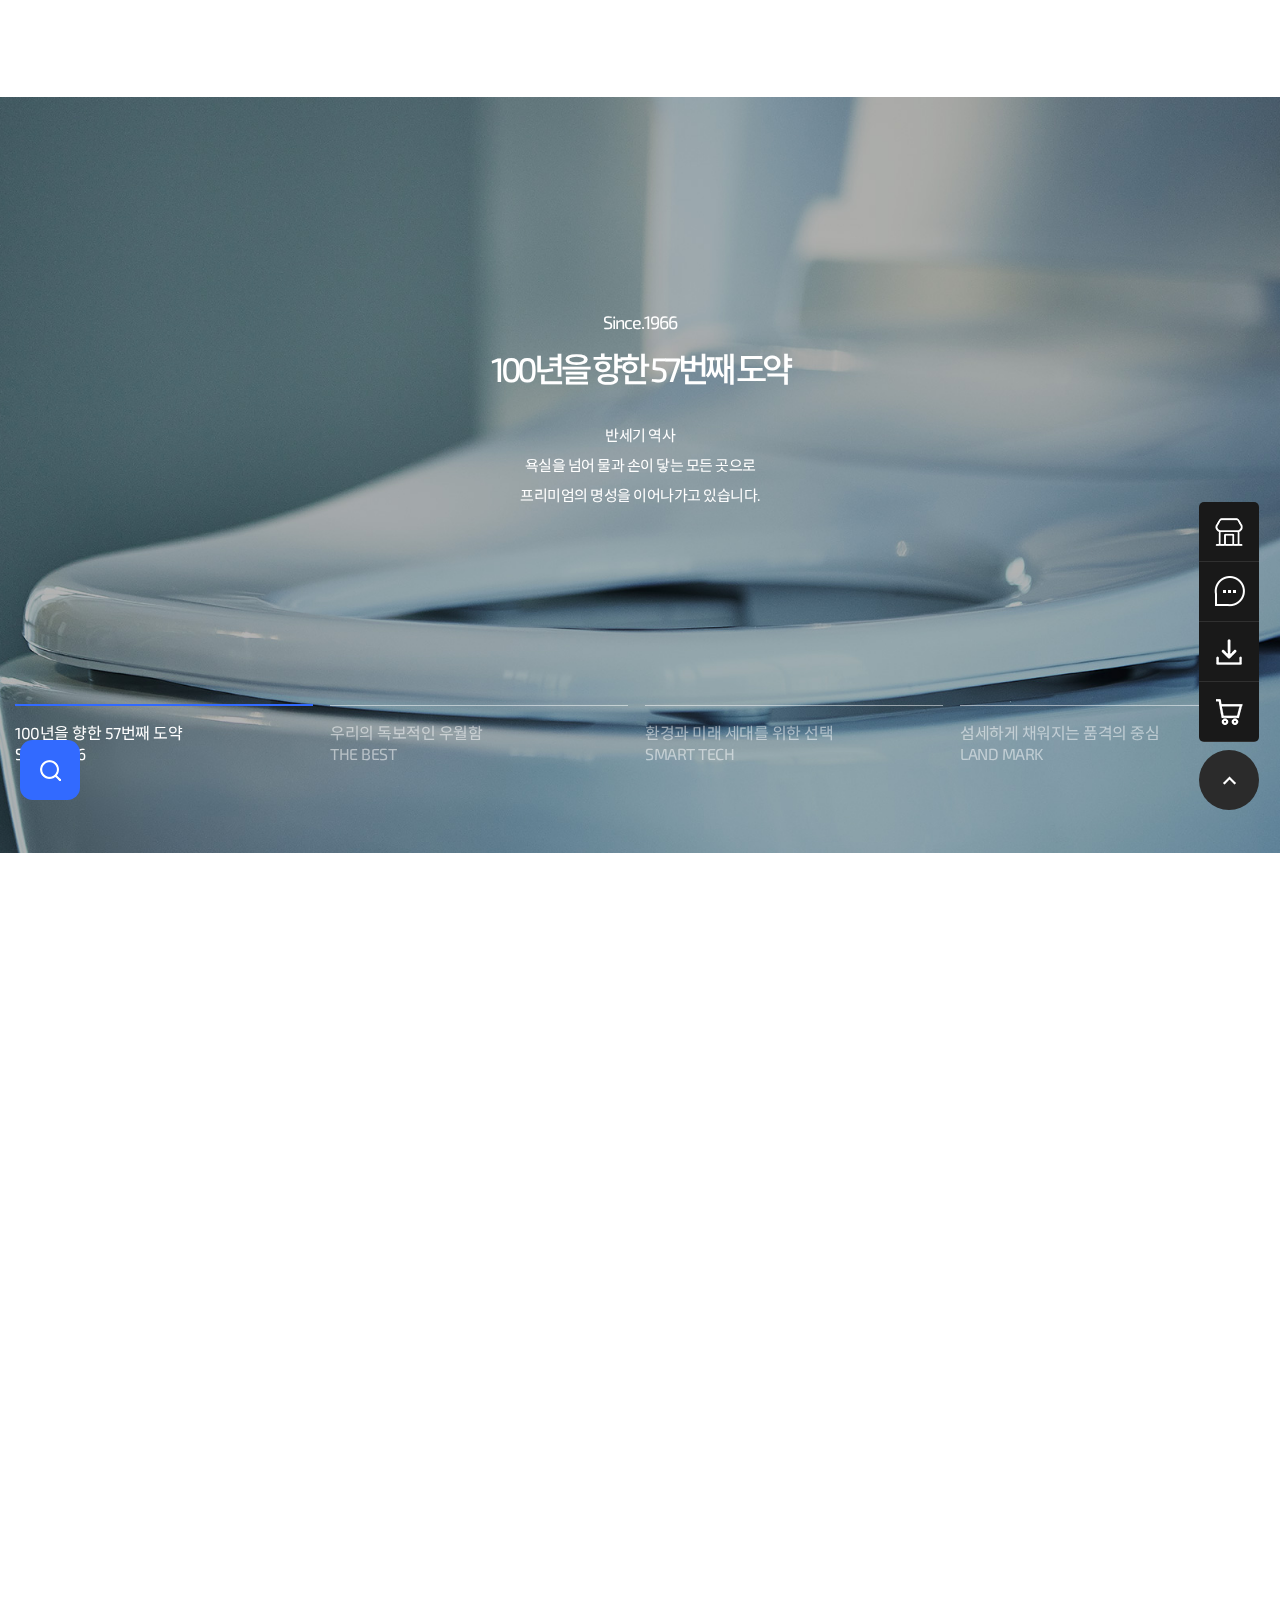
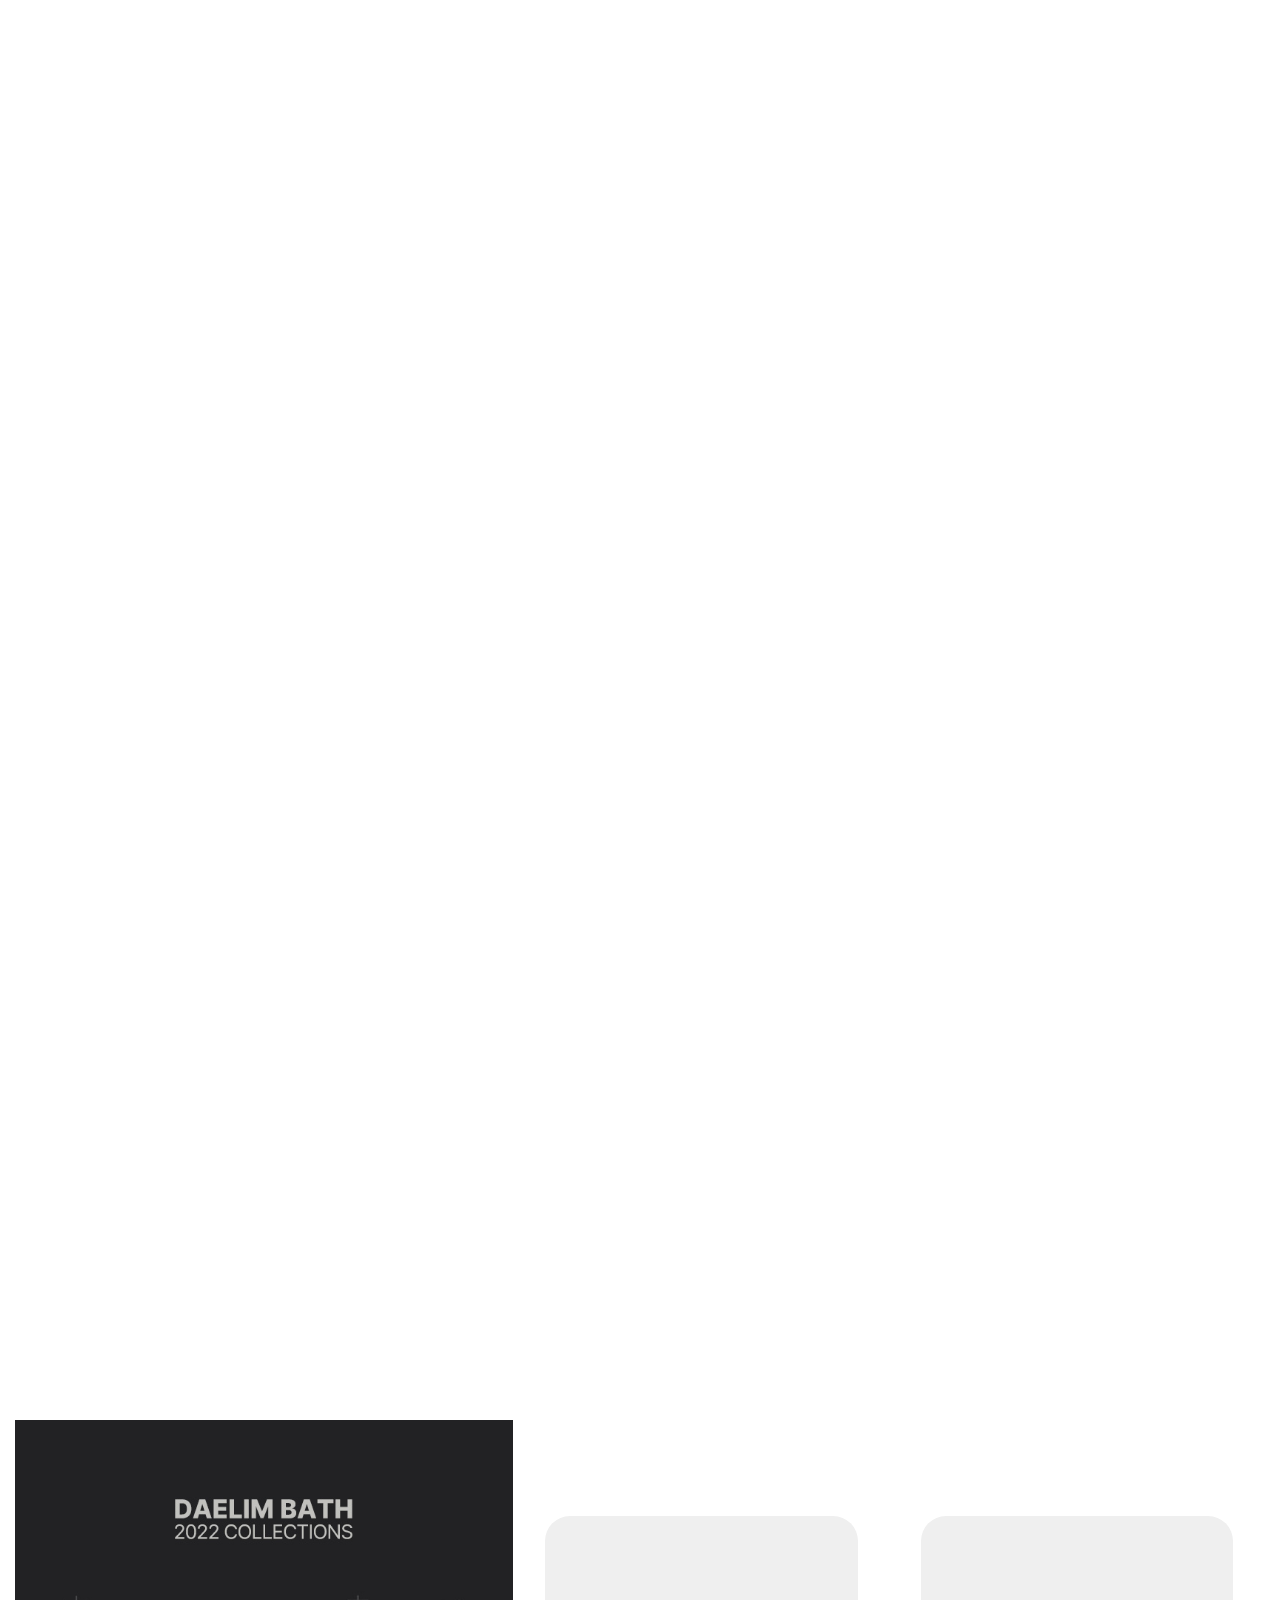
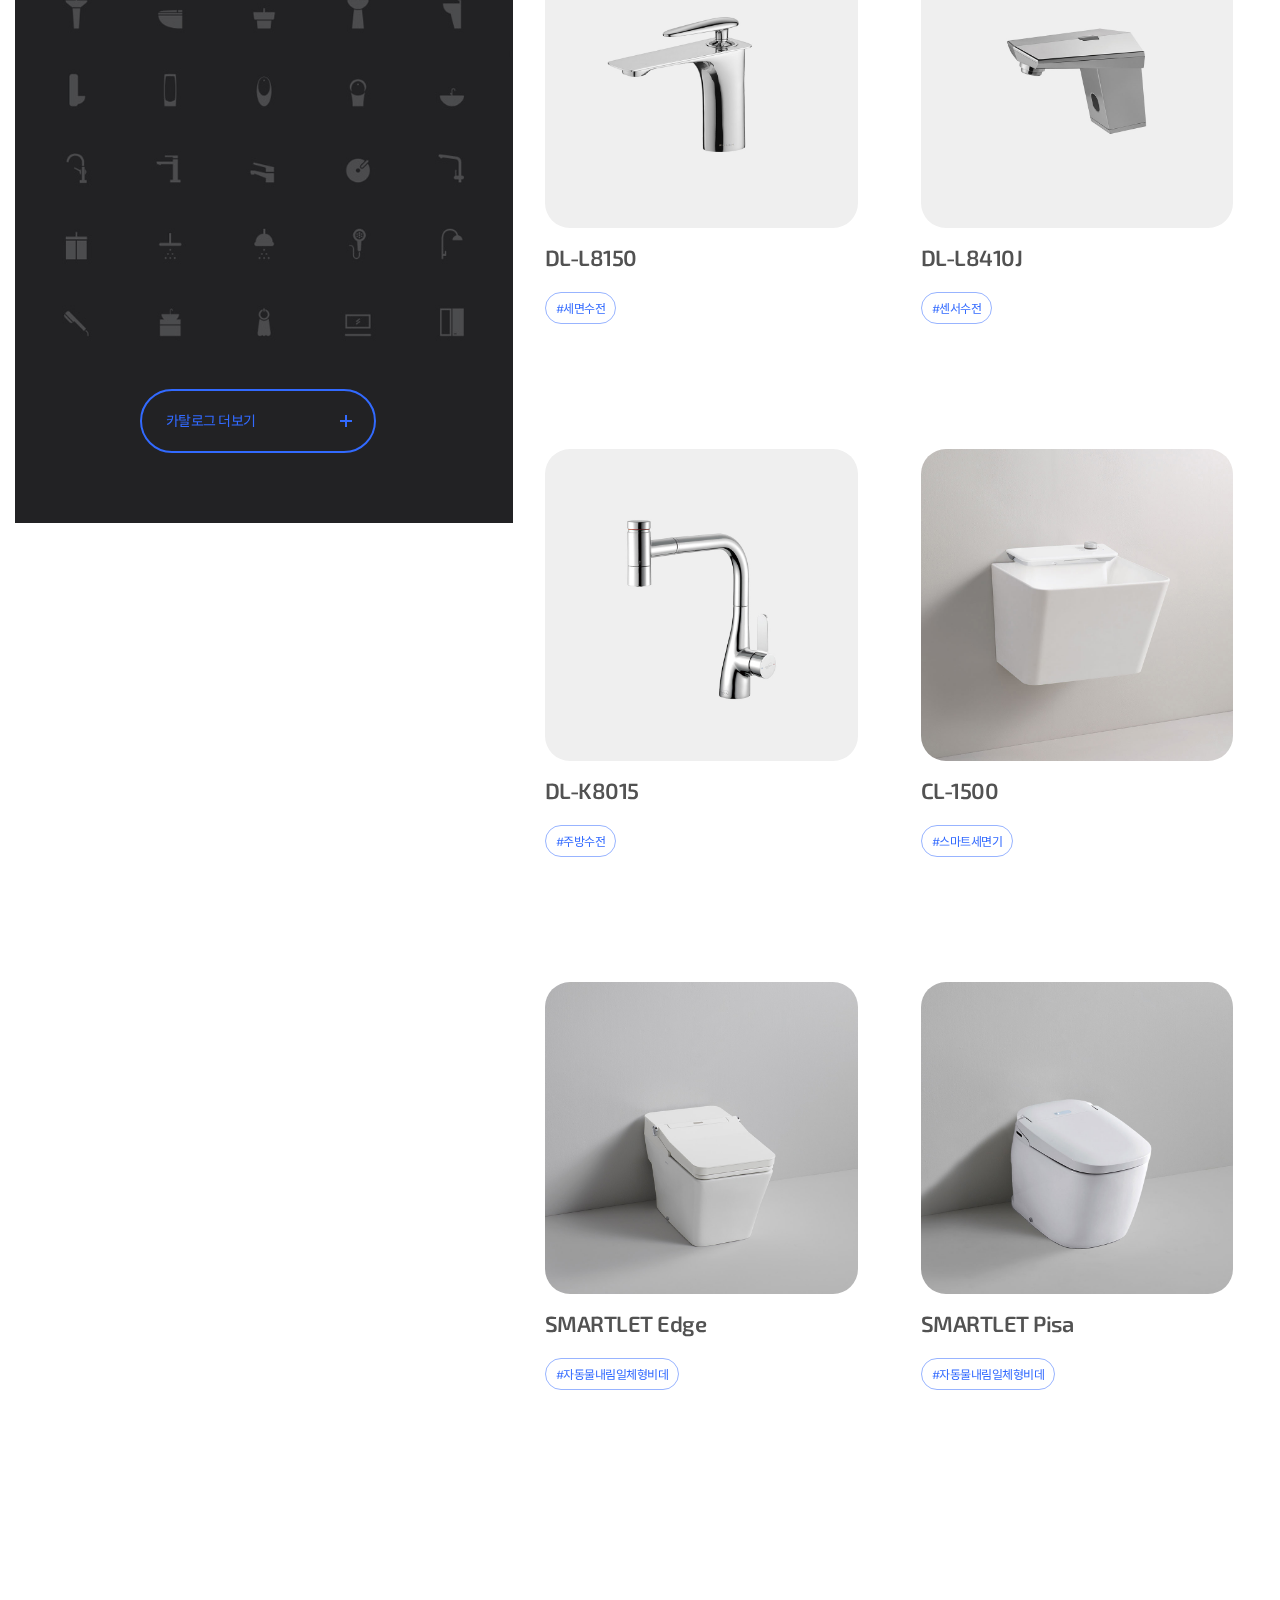
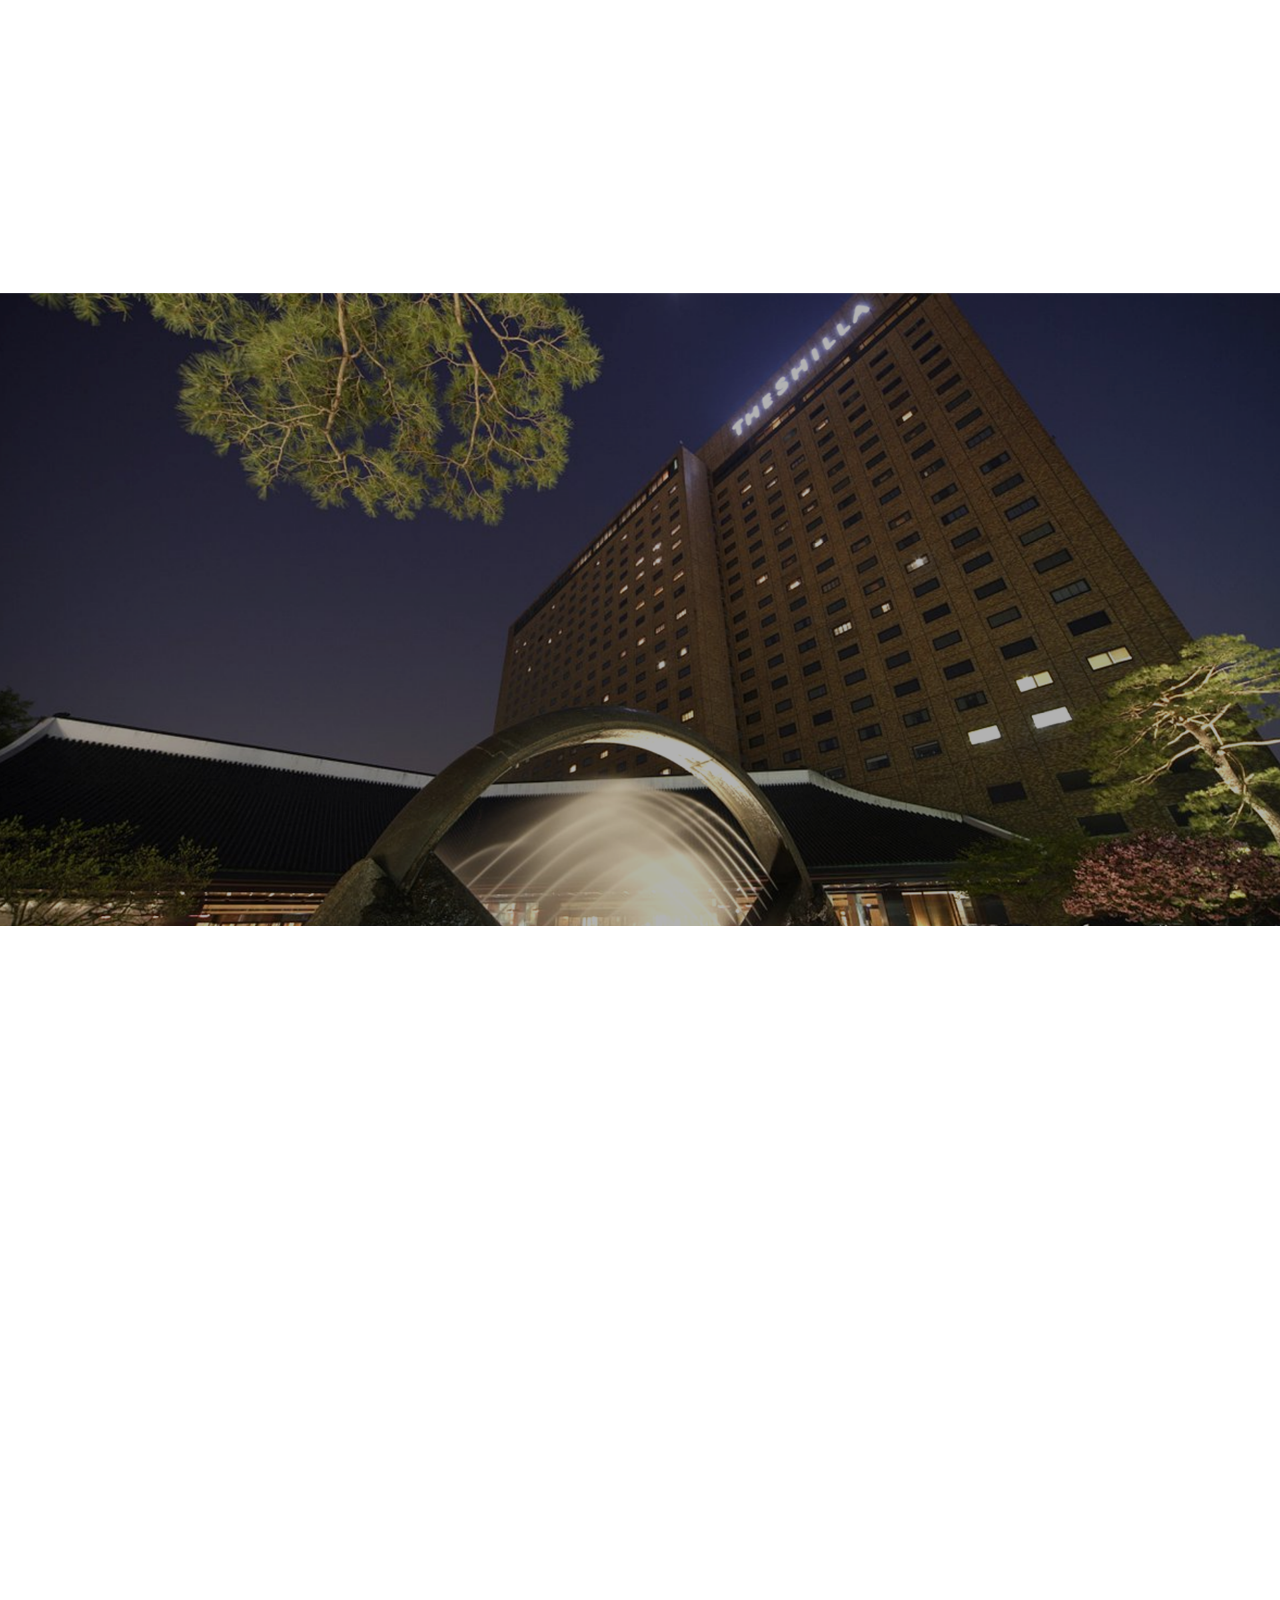
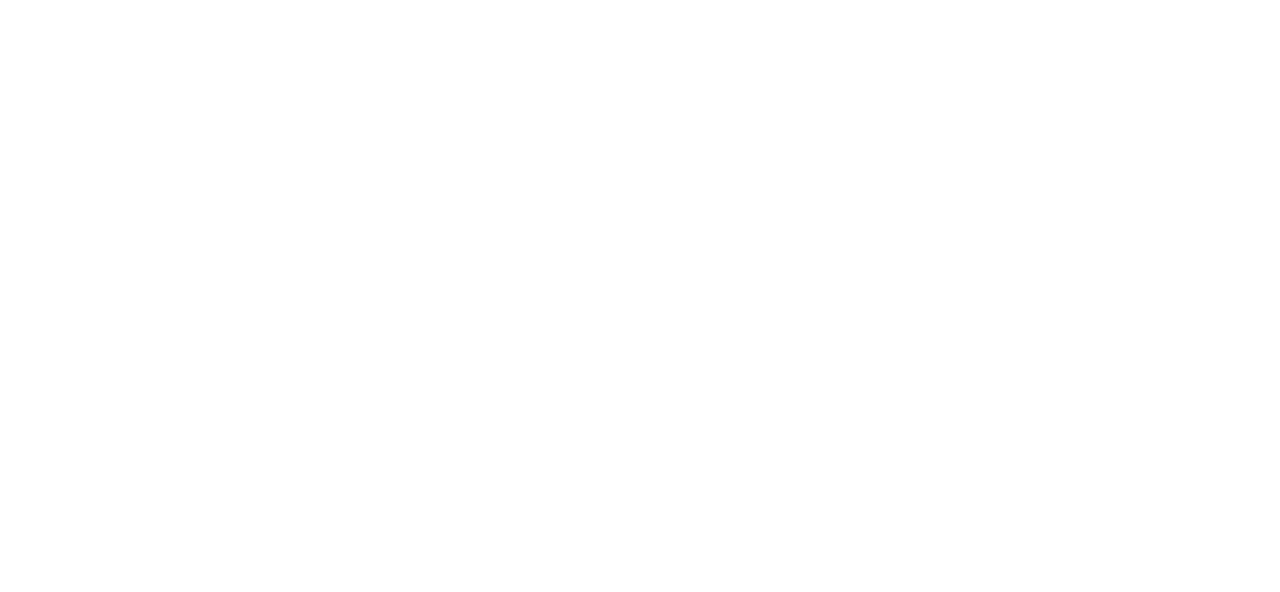
<file: index.html>
<!DOCTYPE html>
<html lang="ko">
<head>
  <meta charset="UTF-8">
  <meta http-equiv="X-UA-Compatible" content="IE=edge">
  <meta name="viewport" content="width=device-width, initial-scale=1.0">
  <title>대림 바스</title>
  <meta property="og:url" content="사이트 url">
  <meta property="og:title" content="대림 바스">
  <meta property="og:image" content="공유할 배너 이미지 주소">
  <meta property="og:description" content="사이트 소개 내용">
  <meta http-equiv="Content-Security-Policy" content="upgrade-insecure-requests">
  <link rel="stylesheet" href="./css/common.css">
  <link rel="stylesheet" href="./css/style.css">
  <link rel="preconnect" href="https://fonts.googleapis.com">
  <link rel="preconnect" href="https://fonts.gstatic.com" crossorigin>
  <link href="https://fonts.googleapis.com/css2?family=Exo+2:wght@300;400;500;600&family=Noto+Sans+KR:wght@100;300;400;500;700&family=Roboto:ital,wght@0,300;0,400;1,300&display=swap" rel="stylesheet">
  <!-- <link rel="stylesheet" href="https://cdn.jsdelivr.net/npm/swiper/swiper-bundle.min.css"/> -->
  <!-- <script src="https://cdn.jsdelivr.net/npm/swiper/swiper-bundle.min.js"></script> -->
  <link rel="stylesheet" href="https://cdn.jsdelivr.net/npm/swiper@8/swiper-bundle.min.css"/>
<script src="https://cdn.jsdelivr.net/npm/swiper@8/swiper-bundle.min.js"></script>
  <script src="https://code.jquery.com/jquery-3.6.2.js" integrity="sha256-pkn2CUZmheSeyssYw3vMp1+xyub4m+e+QK4sQskvuo4=" crossorigin="anonymous"></script>
  <script src="./index.js" defer></script>
  <script src="./ham.js" defer></script>
</head>
<body>
  <div class="side">
    <img src="./icon/search.png" alt="찾기">
    <p>제품검색</p>
    <p>원하시는 제품을<br>
    검색해보세요!</p>
  </div>
  <div class="side-bar">
    <div class="bar">
      <ul>
        <li class="on">
          <a href="#">
            <img src="./icon/store.png" alt="스토어">
            <p>매장찾기</p>
          </a>
        </li>
        <li>
          <a href="#">
            <img src="./icon/qna.png" alt="스토어">
            <p>문의하기</p>
          </a>
        </li>
        <li>
          <a href="#">
            <img src="./icon/catalog.png" alt="스토어">
            <p>카탈로그</p>
          </a>
        </li>
        <li>
          <a href="#">
            <img src="./icon/mall.png" alt="스토어">
            <p>공식 온라인몰<br>
            바로가기</p>
          </a>
        </li>
      </ul>
      <div class="topBtn">
        <a href="#">
          <img src="./icon/top.png" alt="위로">
          <p>TOP</p>
        </a>
      </div>
    </div>
  </div>
  <main>
    <div>
      <section class="sec01">
        <div>
          <div class="change">
            <div class="sec01-text active">
              <span class="sub_title">Since.1966</span>
              <span class="main_title">100년을 향한 57번째 도약</span>
              <span class="main_con">반세기 역사<br>
                욕실을 넘어 물과 손이 닿는 모든 곳으로<br>
                프리미엄의 명성을 이어나가고 있습니다.
              </span>
            </div>
            <img src="./img/202208121159343042.jpg" alt="사진">
          </div>
          <div class="change">
            <div class="sec01-text">
              <span class="sub_title">THE BEST</span>
              <span class="main_title">우리의 독보적인 우월함</span>
              <span class="main_con">최고•최대•최초의 수식어<br>
                <br>
                욕실•주거 문화의 대표 브랜드로서<br>
                세계의 중심에 서는 자부심입니다.
              </span>
            </div>
            <img src="./img/202210261610195341.png" alt="사진">
          </div>
          <div class="change">
            <div class="sec01-text">
              <span class="sub_title">SMARTTECH</span>
              <span class="main_title">환경과 미래 세대를 위한 선택</span>
              <span class="main_con">환경과 미래를 생각하는 첨단 기술<br>
                <br>
                우리의 실용적이고 미래 지향적인 기술은<br>
                시대의 흐름에 유연하게 대응하며 진화하고 있습니다.
              </span>
            </div>
            <img src="./img/202210261511181921.jpg" alt="사진">
          </div>
          <div class="change">
            <div class="sec01-text">
              <span class="sub_title">LAND MARK</span>
              <span class="main_title">섬세하게 채워지는 품격의 중심</span>
              <span class="main_con">랜드마크 · 고급 주거 공간의 중심<br>
                <br>
                최상의 프리미엄 주거 공간, 최고급 호텔의 욕실이<br>
                대림바스로 채워지고 있습니다.
              </span>
            </div>
            <img src="./img/20220812122122912.jpg" alt="사진">
          </div>
        </div>
        <div class="slide-menu">
        <div class="slide01">
          <ul>
            <li class="on">
              <div class="slide-bar"></div>
              <p>100년을 향한 57번째 도약<br></p>
              <p>Since.1996</p>
            </li>
            <li>
              <div class="slide-bar"></div>
              <p>우리의 독보적인 우월함<br></p>
              <p>THE BEST</p>
            </li>
            <li>
              <div class="slide-bar"></div>
              <p>환경과 미래 세대를 위한 선택<br></p>
              <p>SMART TECH</p>
            </li>
            <li>
              <div class="slide-bar"></div>
              <p>섬세하게 채워지는 품격의 중심<br></p>
              <p>LAND MARK</p>
            </li>
          </ul>
        </div>
      </div>
      </section>
      <section class="sec02">
        <div class="effect">
          <div class="sec02-text01">
            <p class="sec02-sub">01</p>
            <div class="sec02-bar"></div>
            <p class="sec02-sub">대림바스</p>
          </div>
          <div class="sec02-text02">
            <p class="sec02-sub">ONE</p>
            <div class="sec02-center">&</div>
            <p class="sec02-sub">ONLY</p>
          </div>
          <div class="sec02-text03">
            <p class="sec02-last">생활과 품격을 아우르는 가장 독보적인 기술</p>
          </div>
        </div>
        <div class="sec02-img01">
          <div class="sliding-view swiper mySwiper">
            <ul class="swiper-wrapper">
              <li class="swiper-slide">
                <a href="#">
                  <img src="./img/2022090114314672.jpg" alt="사진">
                  <div class="txt-ani">
                    <div class="txt-sub">
                      <div class="top-txt">
                        <p>SMARTLET</p>
                      </div>
                      <div class="bottom-txt">
                        <p>자동물내림 일체형비데</p>
                      </div>
                    </div>
                  </div>
                </a>
              </li>
              <li class="swiper-slide">
                <a href="#">
                  <img src="./img/2022090114314671.jpg" alt="사진">
                  <div class="txt-ani">
                    <div class="txt-sub">
                      <div class="top-txt">
                        <p>DAELIMBATH</p>
                      </div>
                      <div class="bottom-txt">
                        <p>프리미엄 욕실의 중심</p>
                      </div>
                    </div>
                  </div>
                </a>
              </li>
              <li class="swiper-slide">
                <a href="#">
                  <img src="./img/20220913162399581.jpg" alt="사진">
                  <div class="txt-ani">
                    <div class="txt-sub">
                      <div class="top-txt">
                        <p>HISTORY</p>
                      </div>
                      <div class="bottom-txt">
                        <p>토탈 홈 인테리어 대림비앤코</p>
                      </div>
                    </div>
                  </div>
                </a>
              </li>
              <li class="swiper-slide">
                <a href="#">
                  <img src="./img/202209011711306161.jpg" alt="사진">
                  <div class="txt-ani">
                    <div class="txt-sub">
                      <div class="top-txt">
                        <p>ECO FRIENDLY</p>
                      </div>
                      <div class="bottom-txt">
                        <p>물 절약을 위한 초절수 제품</p>
                      </div>
                    </div>
                  </div>
                </a>
              </li>
            </ul>
            <div class="swiper-button-next"></div>
            <div class="swiper-button-prev"></div>
          </div>
        </div>
      </section>
      <section class="sec03 mid">
        <div class="effect">
          <div class="sec02-text01">
            <p class="sec02-sub">02</p>
            <div class="sec02-bar"></div>
            <p class="sec02-sub">스마트테크 소개</p>
          </div>
          <p>THE BEST SMARTTECH</p>
        </div>
        <div class="mid-img-box">
          <div class="img-box-con">
            <div class="contain">
              <div class="img-txt">
                <div class="img-con check">
                  <span class="sub_title">Automatic Flushing</span>
                  <span class="main_title">자동 물내림 기능</span>
                  <span class="main_con">사용자의 손이 닿지 않아도 알맞은 양의 물을<br>
                  자동으로 내려주는 최고의 편의, 가장 완벽한 기술<br>
                  </span>
                </div>
                <div class="img-con">
                  <span class="sub_title">Perfect Flushing Performance</span>
                  <span class="main_title">완벽한 수세력 </span>
                  <span class="main_con">특허로 검증된 4단계 2회 세척법과 볼 세척력 강화 장치로<br>
                    저수압에서도 기능이 극대화 되는 독보적인 수세 기술<br>
                  </span>
                </div>
                <div class="img-con">
                  <span class="sub_title">Rimless Design</span>
                  <span class="main_title">림리스 디자인 </span>
                  <span class="main_con">양변기 가장자리의 테두리를 제거하여 오물과 세균이<br>
                    쌓이는 모서리 공간까지 집중한 위생 디자인<br>
                  </span>
                </div>
                <div class="img-con">
                  <span class="sub_title">Auto Open-Close Lid</span>
                  <span class="main_title">자동 개폐 기능</span>
                  <span class="main_con">인체 동작을 감지하여 사용자가 손을 대지 않아도<br>
                  자동으로 여닫히는 오토 센서 제어 기술<br>
                  </span>
                </div>
                <div class="img-con">
                  <span class="sub_title">White Cera</span>
                  <span class="main_title">오염 방지 특수 코팅</span>
                  <span class="main_con">특수 방오 유약을 덧발라 도기 표면 평활도를 높여 변색과 오염에 강하고<br>
                    오래도록 백색도와 청결함이 유지되는 도기 기술<br>
                  </span>
                </div>
                <div class="img-con">
                  <span class="sub_title">Specialized Design for Korean</span>
                  <span class="main_title">한국인 체형 특화 디자인 </span>
                  <span class="main_con">한국인의 평균 체형과 인체 치수를 반영하여<br>
                    설계한 최적의 편안함을 선사하는 인체공학적 설계<br>
                  </span>
                </div>
              </div>
              <div class="img-bottom">
                <ul>
                  <li>
                    <div class="line-ico">
                      <img src="./icon/smartlet03.png" alt="icon">
                    </div>
                    <span class="dot"></span>
                    <span class="main_con">자동 물내림 기능</span>
                    <a href="#" class="more-view"></a>
                  </li>
                  <li>
                    <div class="line-ico">
                      <img src="./icon/smartlet01.png" alt="icon">
                    </div>
                    <span class="dot"></span>
                    <span class="main_con">완벽한 수세력</span>
                    <a href="#" class="more-view"></a>
                  </li>
                  <li>
                    <div class="line-ico">
                      <img src="./icon/smartlet04.png" alt="icon">
                    </div>
                    <span class="dot"></span>
                    <span class="main_con">림리스 디자인</span>
                    <a href="#" class="more-view"></a>
                  </li>
                  <li>
                    <div class="line-ico">
                      <img src="./icon/smartlet02.png" alt="icon">
                    </div>
                    <span class="dot"></span>
                    <span class="main_con">자동 개폐 기능</span>
                    <a href="#" class="more-view"></a>
                  </li>
                  <li>
                    <div class="line-ico">
                      <img src="./icon/smartlet06.png" alt="icon">
                    </div>
                    <span class="dot"></span>
                    <span class="main_con">오염 방지 특수 코팅</span>
                    <a href="#" class="more-view"></a>
                  </li>
                  <li>
                    <div class="line-ico">
                      <img src="./icon/smartlet05.png" alt="icon">
                    </div>
                    <span class="dot"></span>
                    <span class="main_con">한국인 체형 특화 디자인</span>
                    <a href="#" class="more-view"></a>
                  </li>
                </ul>
              </div>
            </div>
          </div>
        </div>
        <div class="mid989">
          <div class="mid-hash">
            <ul>
              <li class="action">자동 물내림 기능</li>
              <li>완벽한 수세력</li>
              <li>림리스 디자인</li>
              <li>자동 개폐 기능</li>
              <li>오염 방지 특수 코팅</li>
              <li>한국인 체형 특화 디자인</li>
            </ul>
          </div>
          <div class="mid-hash-img">
            <div class="mid-first click">
              <div class="center-img">
                <div>
                  <div>
                    <img src="./icon/smartlet03.png" alt="아이콘">
                  </div>
                </div>
                <img src="./img/smlet_mo1.png" alt="사진">
              </div>
              <div class="center-text">
                <p>자동 물내림 기능</p>
                <div>
                  <p>사용자의 손이 닿지 않아도 알맞은 양의물을</p>
                  <p>자동으로 내려주는 최고의 편의, 가장 완벽한 기술</p>
                </div>
              </div>
            </div>
            <div class="mid-first">
              <div class="center-img">
                <div>
                  <div>
                    <img src="./icon/smartlet01.png" alt="아이콘">
                  </div>
                </div>
                <img src="./img/smlet_mo2.jpg" alt="사진">
              </div>
              <div class="center-text">
                <p>완벽한 수세력</p>
                <div>
                  <p>특허로 검증된 4단계 2회 세척법과 볼 세척력 강화 장치로</p>
                  <p>저수압에서도 기능이 극대화 되는 독보적인 수세 기술</p>
                </div>
              </div>
            </div>
            <div class="mid-first">
              <div class="center-img">
                <div>
                  <div>
                    <img src="./icon/smartlet04.png" alt="아이콘">
                  </div>
                </div>
                <img src="./img/smlet_mo3.png" alt="사진">
              </div>
              <div class="center-text">
                <p>림리스 디자인</p>
                <div>
                  <p>양변기 가장자리의 테두리를 제거하여 오물과 세균이</p>
                  <p>쌓이는 모서리 공간까지 집중한 위생 디자인</p>
                </div>
              </div>
            </div>
            <div class="mid-first">
              <div class="center-img">
                <div>
                  <div>
                    <img src="./icon/smartlet02.png" alt="아이콘">
                  </div>
                </div>
                <img src="./img/smlet_mo4.jpg" alt="사진">
              </div>
              <div class="center-text">
                <p>자동 개폐 기능</p>
                <div>
                  <p>인체 동작을 감지하여 사용자가 손을 대지 않아도</p>
                  <p>자동으로 여닫히는 오토 센서 제어 기술</p>
                </div>
              </div>
            </div>
            <div class="mid-first">
              <div class="center-img">
                <div>
                  <div>
                    <img src="./icon/smartlet06.png" alt="아이콘">
                  </div>
                </div>
                <img src="./img/smlet_mo5.png" alt="사진">
              </div>
              <div class="center-text">
                <p>오염 방지 특수 코팅</p>
                <div>
                  <p>특수 방오 유약을 덧발라 도기 표면 평활도를 높여 변색과 오염에 강하고</p>
                  <p>오래도록 백색도와 청결함이 유지되는 도기 기술</p>
                </div>
              </div>
            </div>
            <div class="mid-first">
              <div class="center-img">
                <div>
                  <div>
                    <img src="./icon/smartlet05.png" alt="아이콘">
                  </div>
                </div>
                <img src="./img/smlet_mo6.jpg" alt="사진">
              </div>
              <div class="center-text">
                <p>한국인 체형 특화 디자인</p>
                <div>
                  <p>한국인의 평균 체형과 인체 치수를 반영하여</p>
                  <p>설계한 최적의 편안함을 선사하는 인체공학적 설계</p>
                </div>
              </div>
            </div>
          </div>
        </div>
      </section>
      <section class="product">
        <div class="product-txt">
          <div class="inTxt">
            <p class="sec02-sub">03</p>
            <div class="sec02-bar"></div>
            <p class="sec02-sub">추천 제품</p>
          </div>
          <div class="inTxt-sub">BEST PRODUCT</div>
          <p class="sec02-last">대림바스의 대표 제품을 소개합니다.</p>
        </div>
      </section>
      <section class="sec04">
        <div class="sec04-box">
          <div class="left">
            <img src="./img/smlet_bg.jpg" alt="사진">
            <a href="#"><p>카탈로그 더보기</p></a>
          </div>
          <div class="right">
            <div class="item01 text">
              <a href="#">
                <img src="./img/202209021625438791.jpg" alt="사진">
              </a>
              <div>
                <p class="first">DL-L8150</p>
                <div>
                  <p class="hash">#세면수전</p>
                </div>
              </div>
            </div>
            <div class="item02 text">
              <a href="#">
                <img src="./img/202209021619403971.jpg" alt="사진">
              </a>
              <div>
                <p class="first">DL-L8410J</p>
                <div>
                  <p class="hash">#센서수전</p>
                </div>
              </div>
            </div>
            <div class="item03 text">
              <a href="#">
                <img src="./img/202209021618596281.jpg" alt="사진">
              </a>
              <div>
                <p class="first">DL-K8015</p>
                <div>
                  <p class="hash">#주방수전</p>
                </div>
              </div>
            </div>
            <div class="item04 text">
              <a href="#">
                <img src="./img/20220905111041551.jpg" alt="사진">
              </a>
              <div>
                <p class="first">CL-1500</p>
                <div>
                  <p class="hash">#스마트세면기</p>
                </div>
              </div>
            </div>
            <div class="item05 text">
              <a href="#">
                <img src="./img/202209021616461081.jpg" alt="사진">
              </a>
              <div>
                <p class="first">SMARTLET Edge</p>
                <div>
                  <p class="hash">#자동물내림일체형비데</p>
                </div>
              </div>
            </div>
            <div class="item06 text">
              <a href="#">
                <img src="./img/202209021614215131.jpg" alt="사진">
              </a>
              <div>
                <p class="first">SMARTLET Pisa</p>
                <div>
                  <p class="hash">#자동물내림일체형비데</p>
                </div>
              </div>
            </div>
          </div>
        </div>
      </section>
      <section class="sec05">
        <div class="sec05-top">
          <div class="top-logo">
            <div>LANDMARK</div>
          </div>
          <div class="bottom-logo">
            <div class="inTxt">
              <div class="inTxt-left-top">
                <p class="sec02-sub">04</p>
                <div class="sec02-bar"></div>
                <p class="sec02-sub">포트폴리오 of 대림바스</p>
              </div>
              <div class="inTxt-left-btm">
                <div>
                  <div class="inTxt-sub">LANDMARK</div>
                  <p class="sec02-last">격조 높은 공간엔 언제나 대림바스가 있습니다.</p>
                </div>
                <div class="inTxt-right">
                  <a href="#"><p>랜드마크 더보기</p></a>
                </div>
              </div>
            </div>
          </div>
        </div>
        <div class="img-box">
          <div class="line-txt">
            <div class="line">
              <ul>
                <li class="middle-line">
                  <div>
                    <span class="land-logo"><img src="./icon/theshilla_seoul_logo.png" alt=""></span>
                    <span class="line-bar"></span>
                    <div class="desc"></div>
                  </div>
                </li>
                <li class="middle-line">
                  <div>
                    <span class="land-logo"><img src="./icon/2_four_hotel_logo12.png" alt=""></span>
                    <span class="line-bar"></span>
                    <div class="desc"></div>
                  </div>
                </li>
                <li class="middle-line">
                  <div>
                    <span class="land-logo"><img src="./icon/hotel_logo08.png" alt=""></span>
                    <span class="line-bar"></span>
                    <div class="desc"></div>
                  </div>
                </li>
                <li class="middle-line">
                  <div>
                    <span class="land-logo"><img src="./icon/the_plaza_fix.png" alt=""></span>
                    <span class="line-bar"></span>
                    <div class="desc"></div>
                  </div>
                </li>
              </ul>
            </div>
          </div>
          <img src="./img/20220929103693141.png" alt="사진" class="overImg first">
          <img src="./img/20221021921578613.jpg" alt="사진" class="overImg">
          <img src="./img/20221021921578612.jpg" alt="사진" class="overImg">
          <img src="./img/20221021921578611.jpg" alt="사진" class="overImg">
        </div>
        <div class="true swiper mySwiper">
          <div class="swiper-wrapper">
            <div class="swiper-slide">
              <ul>
                <li>
                  <a href="#">
                    <span class="land-logo"><img src="./icon/theshilla_seoul_logo.png" alt="아이콘"></span>
                    <span class="line-bar"></span>
                    <div class="desc"></div>
                  </a>
                  <img src="./img/2022111594751402.jpg" alt="">
                </li>
              </ul>
            </div>
            <div class="swiper-slide">
              <ul>
                <li>
                  <a href="#">
                    <span class="land-logo"><img src="./icon/2_four_hotel_logo12.png" alt="아이콘"></span>
                    <span class="line-bar"></span>
                    <div class="desc"></div>
                  </a>
                  <img src="./img/2022111594751391.jpg" alt="">
                </li>
              </ul>
            </div>
            <div class="swiper-slide">
              <ul>
                <li>
                  <a href="#">
                    <span class="land-logo"><img src="./icon/hotel_logo08.png" alt="아이콘"></span>
                    <span class="line-bar"></span>
                    <div class="desc"></div>
                  </a>
                  <img src="./img/20220915934179071.jpg" alt="">
                </li>
              </ul>
            </div>
            <div class="swiper-slide">
              <ul>
                <li>
                  <a href="#">
                    <span class="land-logo"><img src="./icon/the_plaza_fix.png" alt="아이콘"></span>
                    <span class="line-bar"></span>
                    <div class="desc"></div>
                  </a>
                  <img src="./img/20220915932479951.jpg" alt="">
                </li>
              </ul>
            </div>
          </div>
          <div class="swiper-pagination"></div>
        </div>
      </section>
      <section class="sec06">
        <div class="sec05-top">
          <div class="bottom-logo">
            <div class="inTxt">
              <div class="inTxt-left-top">
                <p class="sec02-sub">05</p>
                <div class="sec02-bar"></div>
                <p class="sec02-sub">미디어</p>
              </div>
              <div class="inTxt-left-btm">
                <div>
                  <div class="inTxt-sub">MEDIA</div>
                  <p class="sec02-last">대림바스는 매일 새로운 시도와 도전을 꿈꾸고 있습니다.</p>
                </div>
              </div>
            </div>
          </div>
        </div>
        <div class="sec06-bottom">
          <ul class="sec06-ul">
            <li class="sec06-li on">
              <img src="./img/202203041119312463.png" alt="사진">
              <div>
                <p>MEDIA</p>
                <p>둘이 아닌 하나</p>
              </div>
            </li>
            <li class="sec06-li">
              <img src="./img/202203041119312462.png" alt="사진">
              <div>
                <p>MEDIA</p>
                <p>욕실의 변화</p>
              </div>
            </li>
            <li class="sec06-li">
              <img src="./img/202203041119312451.png" alt="사진">
              <div>
                <p>MEDIA</p>
                <p>가장 아름다운 방</p>
              </div>
            </li>
          </ul>
        </div>
      </section>
    </div>
  </main>
</body>
</html>
</file>
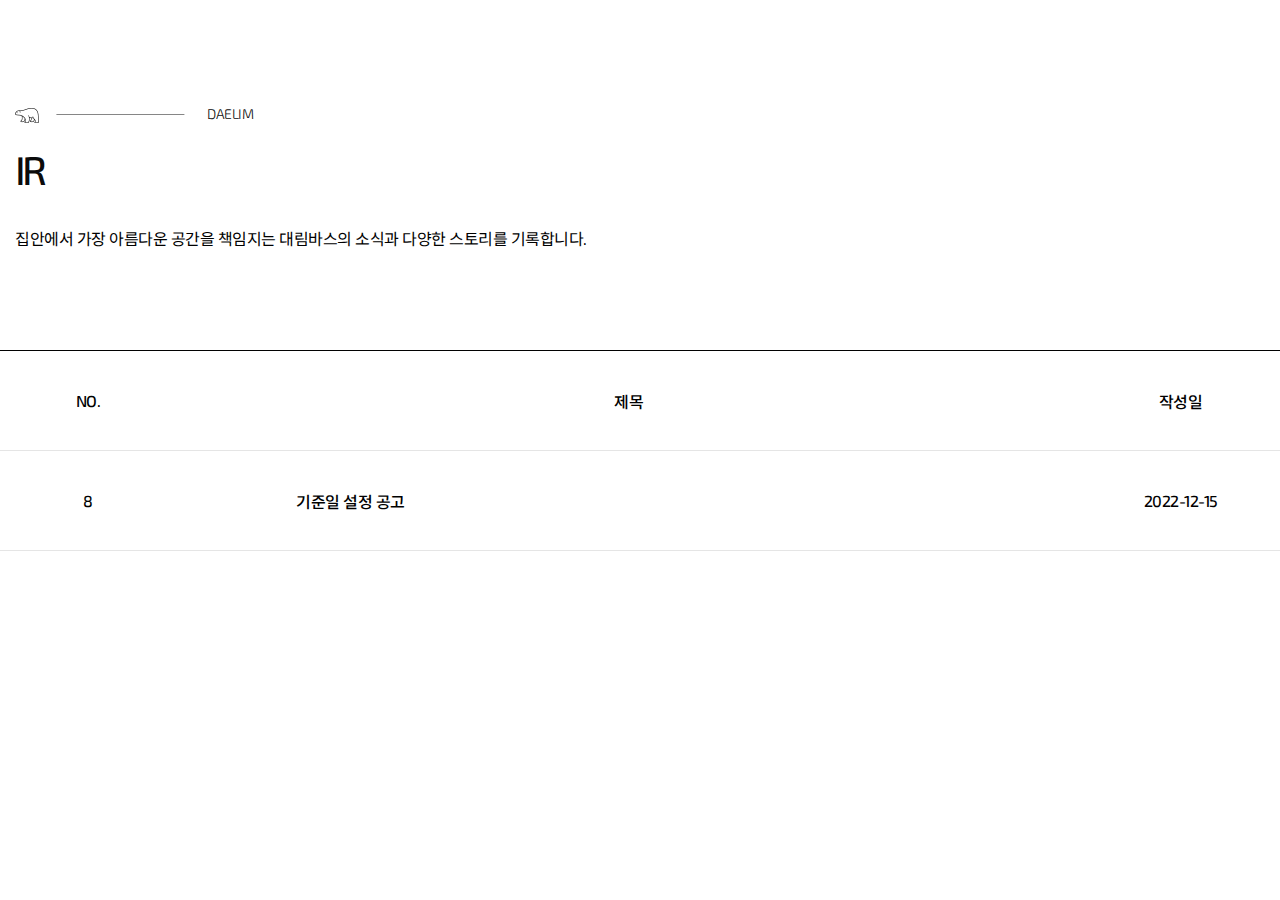
<file: IR.html>
<!DOCTYPE html>
<html lang="ko">
<head>
  <meta charset="UTF-8">
  <meta http-equiv="X-UA-Compatible" content="IE=edge">
  <meta name="viewport" content="width=device-width, initial-scale=1.0">
  <title>대림 바스</title>
  <meta property="og:url" content="사이트 url">
  <meta property="og:title" content="대림 바스">
  <meta property="og:image" content="공유할 배너 이미지 주소">
  <meta property="og:description" content="사이트 소개 내용">
  <!-- <meta http-equiv="Content-Security-Policy" content="upgrade-insecure-requests"> -->
  <link rel="stylesheet" href="./css/common.css">
  <link rel="stylesheet" href="./css/style.css">
  <link rel="preconnect" href="https://fonts.googleapis.com">
  <link rel="preconnect" href="https://fonts.gstatic.com" crossorigin>
  <link href="https://fonts.googleapis.com/css2?family=Exo+2:wght@300;400;500;600&family=Noto+Sans+KR:wght@100;300;400;500;700&family=Roboto:ital,wght@0,300;0,400;1,300&display=swap" rel="stylesheet">
  <script src="https://code.jquery.com/jquery-3.6.2.js" integrity="sha256-pkn2CUZmheSeyssYw3vMp1+xyub4m+e+QK4sQskvuo4=" crossorigin="anonymous"></script>
  <link rel="stylesheet" href="./css/sub.css">
  <script src="./index.js" defer></script>
  <script src="./ham.js" defer></script>
</head>
<body>
  <main>
    <div class="center">
      <div class="center-top">
        <div>
          <div class="sm">
            <div class="nmb">
              <span class="icon"><img src="./icon/daelim_ico.png"></span>
              <span class="text">
                <p>DAELIM</p>
              </span>
            </div>
            <div class="notice">
              <p>IR</p>
            </div>
            <div class="notice-sub">
              <p>집안에서 가장 아름다운 공간을 책임지는 대림바스의 소식과 다양한 스토리를 기록합니다.</p>
            </div>
          </div>
        </div>
      </div>  
      <div class="center-btm">
        <div class="table">
          <table class="table-sub">
            <colgroup>
              <col width="13.75%">
              <col width="70.72%">
              <col width="15.53%">
            </colgroup>
            <thead>
              <tr>
                <td>
                  <p>NO.</p>
                </td>
                <td>
                  <p>제목</p>
                </td>
                <td>
                  <p>작성일</p>
                </td>
              </tr>
            </thead>
            <tbody>
              <tr>
                <td>
                  <p>8</p>
                </td>
                <td>
                  <p>기준일 설정 공고</p>
                </td>
                <td>
                  <p>2022-12-15</p>
                </td>
              </tr>
            </tbody>
          </table>
        </div>
      </div>
    </div>
  </main>
</body>
</file>
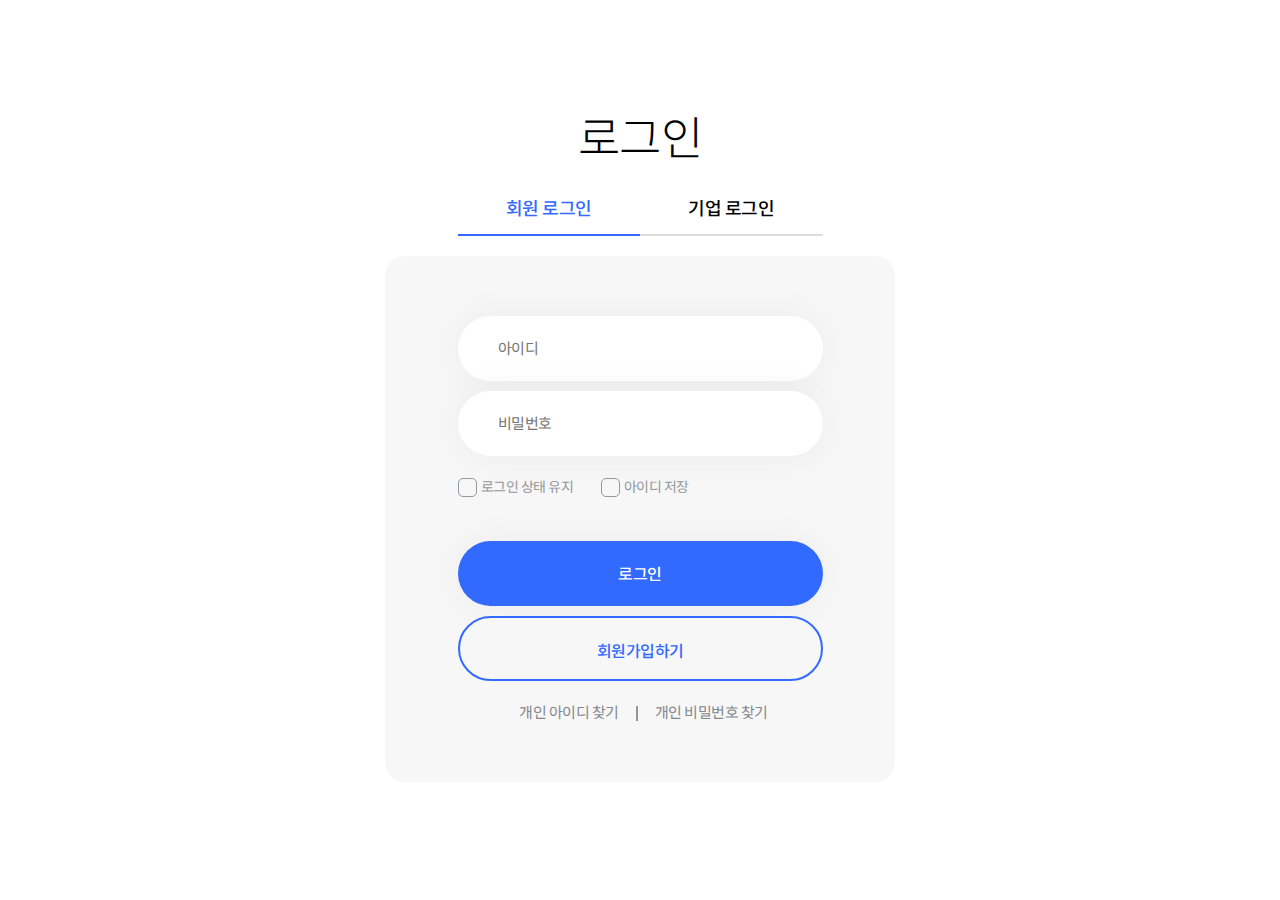
<file: login.html>
<!DOCTYPE html>
<html lang="ko">
<head>
  <meta charset="UTF-8">
  <meta http-equiv="X-UA-Compatible" content="IE=edge">
  <meta name="viewport" content="width=device-width, initial-scale=1.0">
  <title>대림 바스</title>
  <meta property="og:url" content="사이트 url">
  <meta property="og:title" content="대림 바스">
  <meta property="og:image" content="공유할 배너 이미지 주소">
  <meta property="og:description" content="사이트 소개 내용">
  <!-- <meta http-equiv="Content-Security-Policy" content="upgrade-insecure-requests"> -->
  <link rel="stylesheet" href="./css/common.css">
  <link rel="stylesheet" href="./css/login.css">
  <link rel="preconnect" href="https://fonts.googleapis.com">
  <link rel="preconnect" href="https://fonts.gstatic.com" crossorigin>
  <link href="https://fonts.googleapis.com/css2?family=Exo+2:wght@300;400;500;600&family=Noto+Sans+KR:wght@100;300;400;500;700&family=Roboto:ital,wght@0,300;0,400;1,300&display=swap" rel="stylesheet">
  <!-- <link rel="stylesheet" href="https://cdn.jsdelivr.net/npm/swiper/swiper-bundle.min.css"/> -->
  <!-- <script src="https://cdn.jsdelivr.net/npm/swiper/swiper-bundle.min.js"></script> -->
  <script src="https://code.jquery.com/jquery-3.6.2.js" integrity="sha256-pkn2CUZmheSeyssYw3vMp1+xyub4m+e+QK4sQskvuo4=" crossorigin="anonymous"></script>
  <script src="./index.js" defer></script>
  <script src="./ham.js" defer></script>
</head>
<body>
  <main>
    <div>
      <div class="reg">
        <div class="top">
          <div class="msg">
            <h2>로그인</h2>
            <div class="msg-btm">
              <ul class="log-effects">
                <li class="on">
                  <p>회원 로그인</p>
                </li>
                <li>
                  <p>기업 로그인</p>
                </li>
              </ul>
            </div>
          </div>
        </div>
        <div class="btm">
          <div class="mem">
            <div class="mem-inside">
              <div>
                <div class="mem-log">
                  <input type="text" placeholder="아이디" autocomplete="false">
                  <input type="password" placeholder="비밀번호">
                </div>
              </div>
              <div class="check">
                <input type="checkbox" id="id">
                <label for="id">
                  로그인 상태 유지
                </label>
                <input type="checkbox" id="rem-id">
                <label for="rem-id">
                  아이디 저장
                </label>
              </div>
              <div class="login-box">
                <div>
                  <a>로그인</a>
                  <a>회원가입하기</a>
                </div>
              </div>
              <div class="find">
                <ul class="abc on">
                  <li>개인 아이디 찾기</li>
                  <li>개인 비밀번호 찾기</li>
                </ul>
                <!-- <ul class="abc">
                  <li>기업 아이디 찾기</li>
                  <li>기업 비밀번호 찾기</li>
                </ul> -->
              </div>
            </div>
          </div>
        </div>
      </div>
    </div>
  </main>
</body>
</html>
</file>
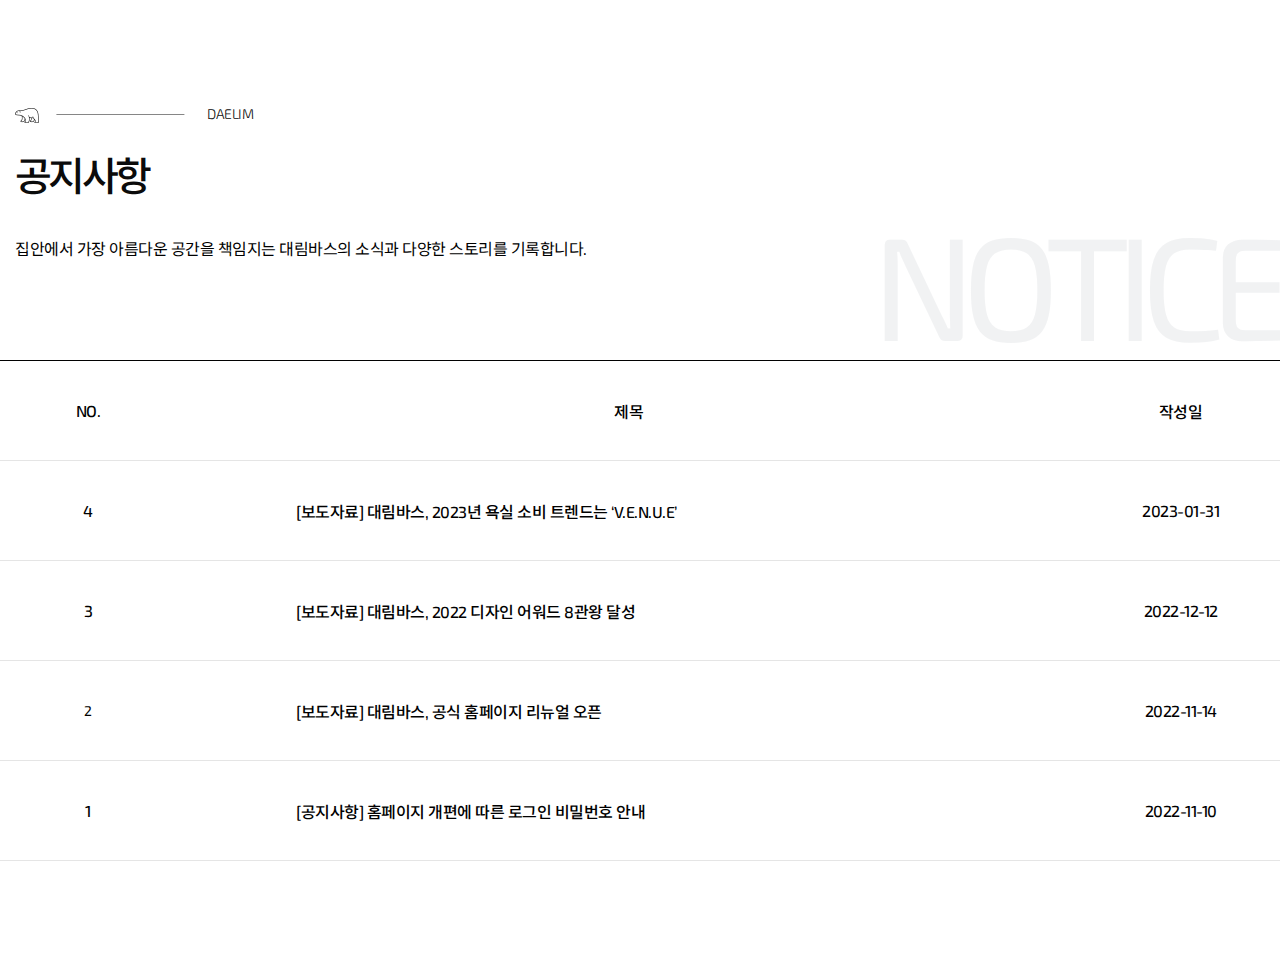
<file: notice.html>
<!DOCTYPE html>
<html lang="ko">
<head>
  <meta charset="UTF-8">
  <meta http-equiv="X-UA-Compatible" content="IE=edge">
  <meta name="viewport" content="width=device-width, initial-scale=1.0">
  <title>대림 바스</title>
  <meta property="og:url" content="사이트 url">
  <meta property="og:title" content="대림 바스">
  <meta property="og:image" content="공유할 배너 이미지 주소">
  <meta property="og:description" content="사이트 소개 내용">
  <!-- <meta http-equiv="Content-Security-Policy" content="upgrade-insecure-requests"> -->
  <link rel="stylesheet" href="./css/common.css">
  <link rel="stylesheet" href="./css/style.css">
  <link rel="stylesheet" href="./css/sub.css">
  <link rel="preconnect" href="https://fonts.googleapis.com">
  <link rel="preconnect" href="https://fonts.gstatic.com" crossorigin>
  <link href="https://fonts.googleapis.com/css2?family=Exo+2:wght@300;400;500;600&family=Noto+Sans+KR:wght@100;300;400;500;700&family=Roboto:ital,wght@0,300;0,400;1,300&display=swap" rel="stylesheet">
  <script src="https://code.jquery.com/jquery-3.6.2.js" integrity="sha256-pkn2CUZmheSeyssYw3vMp1+xyub4m+e+QK4sQskvuo4=" crossorigin="anonymous"></script>
  <script src="./index.js" defer></script>
  <script src="./ham.js" defer></script>
</head>
<body>
  <main>
    <div class="center">
      <div class="center-top">
        <div>
          <div class="sm">
            <div class="nmb">
              <span class="icon"><img src="./icon/daelim_ico.png"></span>
              <span class="text">
                <p>DAELIM</p>
              </span>
            </div>
            <div class="notice">
              <p>공지사항</p>
            </div>
            <div class="notice-sub">
              <p>집안에서 가장 아름다운 공간을 책임지는 대림바스의 소식과 다양한 스토리를 기록합니다.</p>
            </div>
            <div class="big-txt">
              <p>NOTICE</p>
            </div>
          </div>
        </div>
      </div>  
      <div class="center-btm">
        <div class="table">
          <table class="table-sub">
            <colgroup>
              <col width="13.75%">
              <col width="70.72%">
              <col width="15.53%">
            </colgroup>
            <thead>
              <tr>
                <td>
                  <p>NO.</p>
                </td>
                <td>
                  <p>제목</p>
                </td>
                <td>
                  <p>작성일</p>
                </td>
              </tr>
            </thead>
            <tbody>
              <tr>
                <td>
                  <p>4</p>
                </td>
                <td>
                  <p>[보도자료] 대림바스, 2023년 욕실 소비 트렌드는 ‘V.E.N.U.E’</p>
                </td>
                <td>
                  <p>2023-01-31</p>
                </td>
              </tr>
              <tr>
                <td>
                  <p>3</p>
                </td>
                <td>
                  <p>[보도자료] 대림바스, 2022 디자인 어워드 8관왕 달성</p>
                </td>
                <td>
                  <p>2022-12-12</p>
                </td>
              </tr>
              <tr>
                <td>
                  2
                </td>
                <td>
                  <p>[보도자료] 대림바스, 공식 홈페이지 리뉴얼 오픈</p>
                </td>
                <td>
                  <p>2022-11-14</p>
                </td>
              </tr>
              <tr>
                <td>
                  <p>1</p>
                </td>
                <td>
                  <p>[공지사항] 홈페이지 개편에 따른 로그인 비밀번호 안내</p>
                </td>
                <td>
                  <p>2022-11-10</p>
                </td>
              </tr>
            </tbody>
          </table>
        </div>
      </div>
    </div>
  </main>
</body>
</html>
</file>
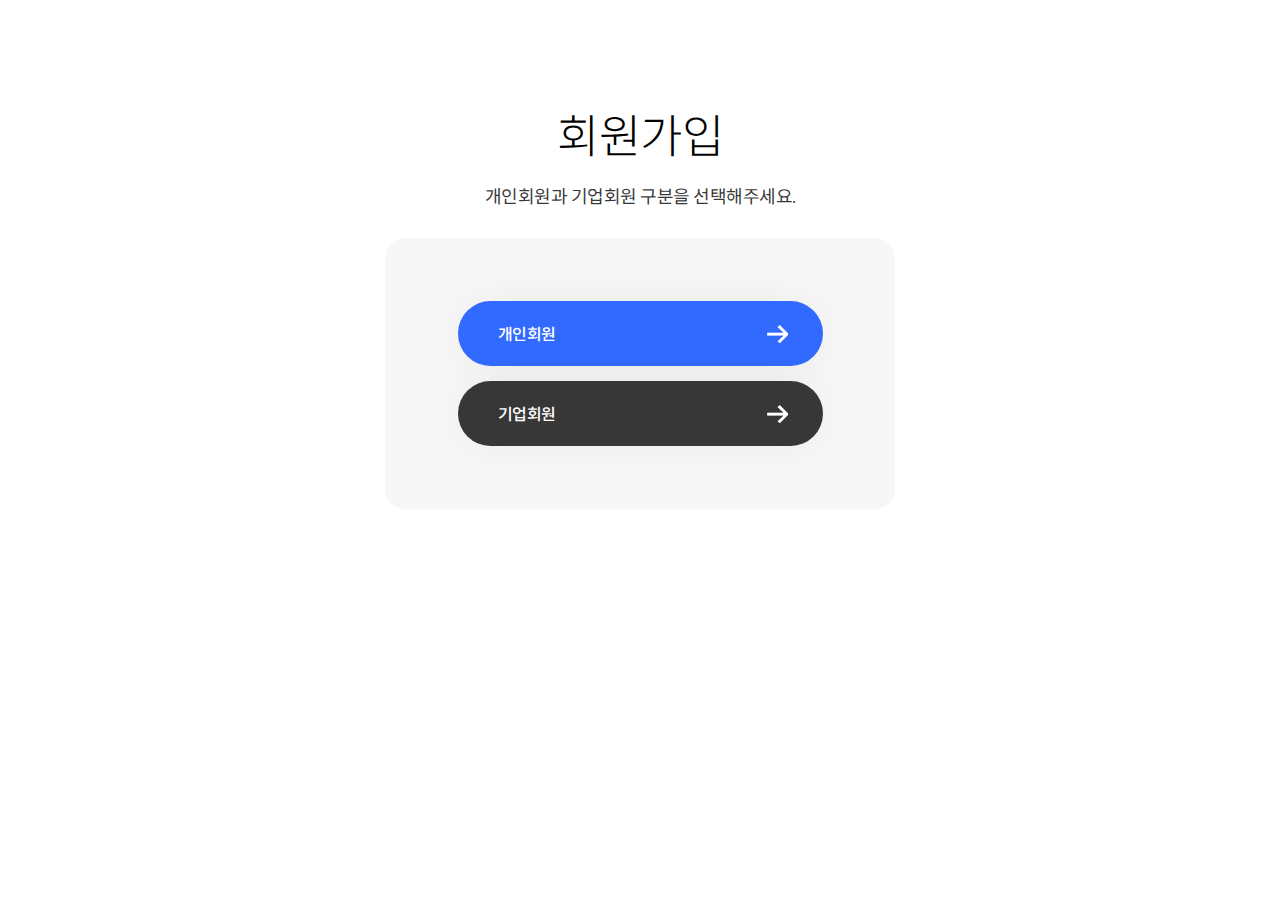
<file: register.html>
<!DOCTYPE html>
<html lang="ko">
<head>
  <meta charset="UTF-8">
  <meta http-equiv="X-UA-Compatible" content="IE=edge">
  <meta name="viewport" content="width=device-width, initial-scale=1.0">
  <title>대림 바스</title>
  <meta property="og:url" content="사이트 url">
  <meta property="og:title" content="대림 바스">
  <meta property="og:image" content="공유할 배너 이미지 주소">
  <meta property="og:description" content="사이트 소개 내용">
  <meta http-equiv="Content-Security-Policy" content="upgrade-insecure-requests">
  <link rel="stylesheet" href="./css/common.css">
  <link rel="stylesheet" href="./css/style.css">
  <link rel="stylesheet" href="./css/register.css">
  <link rel="preconnect" href="https://fonts.googleapis.com">
  <link rel="preconnect" href="https://fonts.gstatic.com" crossorigin>
  <link href="https://fonts.googleapis.com/css2?family=Exo+2:wght@300;400;500;600&family=Noto+Sans+KR:wght@100;300;400;500;700&family=Roboto:ital,wght@0,300;0,400;1,300&display=swap" rel="stylesheet">
  <!-- <link rel="stylesheet" href="https://cdn.jsdelivr.net/npm/swiper/swiper-bundle.min.css"/> -->
  <!-- <script src="https://cdn.jsdelivr.net/npm/swiper/swiper-bundle.min.js"></script> -->
  <script src="https://code.jquery.com/jquery-3.6.2.js" integrity="sha256-pkn2CUZmheSeyssYw3vMp1+xyub4m+e+QK4sQskvuo4=" crossorigin="anonymous"></script>
  <script src="./index.js" defer></script>
  <script src="./ham.js" defer></script>
</head>
<body>
  <main>
    <div>
      <div class="wrap">
        <div class="reg-top">
          <div class="inpage">
            <h2>회원가입</h2>
            <h3>개인회원과 기업회원 구분을 선택해주세요.</h3>
          </div>
        </div>
        <div class="reg-btm">
          <div class="btm-inpage">
            <div class="inbox">
              <a class="login pri">개인회원</a>
              <a class="login cor">기업회원</a>
            </div>
          </div>
        </div>
      </div>
    </div>
  </main>
</body>
</html>
</file>
<file: css/common.css>
* {
  margin: 0px;
  padding: 0px;
  text-decoration: none;
  list-style: none;
  box-sizing: border-box;
  vertical-align: middle;
  color: black;
  font-family: 'Exo 2', 'Noto Sans KR', sans-serif;
  letter-spacing: -0.5px;
  font-size: 14px;
}
img {
  border: 0;
  vertical-align: middle;
  max-width: 100%;
}
body header {
  background-color: white;
  position: relative;
}
body header .toggle {
  position: absolute;
  top: 0;
  left: 0;
  width: 100%;
  background-color: #fdfdfd;
  z-index: 999999;
}
body header .toggle .site {
  position: fixed;
  background-color: white;
  margin: 0 auto;
  width: 100%;
  height: 100vh;
}
body header .toggle .site .site-wrap {
  width: 100%;
  height: 100%;
}
body header .toggle .site .site-wrap .content-wrap {
  display: flex;
  height: 100%;
}
body header .toggle .site .site-wrap .content-wrap .content {
  width: 16.66%;
  border-left: 1px solid rgba(28, 28, 28, 0.06);
  padding-top: 100px;
  height: 100vh;
  padding-left: 10px;
}
body header .toggle .site .site-wrap .content-wrap .content a {
  color: #1c1c1c;
  margin-top: 35px;
  margin-bottom: 15px;
  position: relative;
  display: block;
  cursor: pointer;
}
body header .toggle .site .site-wrap .content-wrap .content h2 {
  font-size: 24px;
  color: #1c1c1c;
  font-weight: bold;
}
body header .toggle .site .site-wrap .content-wrap .content h3 {
  font-size: 20px;
  font-weight: bold;
}
body header .toggle .site .close {
  position: absolute;
  right: 72px;
  top: 36px;
  cursor: pointer;
  z-index: 999999;
}
body header .toggle .site .close .close-img {
  border: 0;
  max-width: 100%;
  vertical-align: middle;
}
body header .header-main {
  position: fixed;
  width: 100%;
  background-color: #fff;
  height: 97px;
  padding: 0 72px 0 67px;
  top: 0;
  z-index: 9999;
  border-bottom: 1px solid rgba(13, 13, 13, 0.05);
}
body header .header-main .header-left {
  position: relative;
  float: left;
  width: 231px;
  height: 100%;
  z-index: 9;
}
body header .header-main .header-left a {
  position: absolute;
  left: 0;
  top: 50%;
  transform: translateY(-50%);
  display: inline-block;
}
body header .header-main .header-left a img {
  border: 0;
  max-width: 100%;
  vertical-align: middle;
}
body header .header-main .header-left2 {
  position: relative;
  float: left;
  display: none;
  width: 231px;
  height: 100%;
  z-index: 9;
}
body header .header-main .header-left2 a {
  position: absolute;
  left: 0;
  top: 50%;
  transform: translateY(-50%);
  display: inline-block;
}
body header .header-main .header-left2 a img {
  border: 0;
  max-width: 100%;
  vertical-align: middle;
}
body header .header-main .header-middle > ul {
  position: absolute;
  left: 50%;
  transform: translateX(-50%);
  line-height: 97px;
  width: 100%;
  text-align: center;
}
body header .header-main .header-middle > ul > li {
  display: inline-block;
  height: 97px;
  vertical-align: top;
}
body header .header-main .header-middle > ul > li:hover > a {
  color: #326aff;
  transition: 0.4s;
}
body header .header-main .header-middle > ul > li:hover > a::after {
  opacity: 1;
}
body header .header-main .header-middle > ul > li:hover {
  transition: all 0.5s ease;
}
body header .header-main .header-middle > ul > li:hover > div {
  height: 400px;
}
body header .header-main .header-middle > ul > li > a {
  position: relative;
  cursor: pointer;
  display: block;
  font-size: 16px;
  font-weight: 500;
  font-family: "Noto Sans KR";
}
body header .header-main .header-middle > ul > li > a::after {
  position: absolute;
  left: 0;
  bottom: 31px;
  width: 100%;
  height: 2px;
  background-color: #326aff;
  content: "";
  opacity: 0;
  transition: 0.5s;
}
body header .header-main .header-middle > ul > li > div {
  width: 100%;
  height: 0px;
  transition: height 0.5s ease;
  position: absolute;
  top: 97px;
  left: 0;
  border-radius: 0 0 20px 20px;
  background: #fff url(../icon/submenu_bg.png) no-repeat 99% bottom;
  overflow: hidden;
}
body header .header-main .header-middle > ul > li > div > ul {
  border-top: 2px solid #f4f4f4;
  padding-top: 30px;
}
body header .header-main .header-middle > ul > li > div > ul > li {
  text-align: center;
}
body header .header-main .header-middle > ul > li > div > ul > li > ul > li {
  margin-bottom: 30px;
  padding: 0 60px;
}
body header .header-main .header-middle > ul > li > div > ul > li > ul > li > a {
  padding: 10px 20px;
}
body header .header-main .header-middle > ul > li > div > ul > li > ul > li a:hover {
  color: #326aff;
}
body header .header-main .header-middle > ul > li > div > ul > li > ul > li a :nth-child(1) {
  margin-bottom: 30px;
}
body header .header-main .header-right {
  float: right;
  width: 370px;
  height: 100%;
  position: relative;
}
body header .header-main .header-right ul {
  position: absolute;
  right: 10%;
  top: 50%;
  transform: translateY(-50%);
}
body header .header-main .header-right ul li {
  display: inline-block;
  padding: 0 11px;
  position: relative;
}
body header .header-main .header-right ul li:not(:nth-child(2))::before {
  content: "";
  width: 1px;
  height: 13px;
  position: absolute;
  transform: translateY(-50%);
  right: 0;
  top: 50%;
  opacity: 0.2;
  background-color: #636363;
}
body header .header-main .header-right img {
  position: absolute;
  right: 0;
  top: 50%;
  transform: translateY(-50%);
  cursor: pointer;
}

body footer {
  background-color: #111b2a;
}
body footer .footer-top {
  background-color: #111b2a;
  padding: 0 15px;
}
body footer .footer-top .page {
  position: relative;
  max-width: 1516px;
  width: 100%;
  margin: 0 auto;
  display: flex;
  padding: 97px 0 80px;
  justify-content: space-between;
}
body footer .footer-top .page .footer-site {
  width: 30%;
  text-align: left;
  display: flex;
  align-items: center;
}
body footer .footer-top .page .footer-site > ul {
  display: flex;
}
body footer .footer-top .page .footer-site > ul li {
  opacity: 0.3;
  margin-right: 13px;
  border-radius: 18px;
  border: 1px solid rgb(247, 247, 247);
}
body footer .footer-top .page .footer-site > ul li a {
  display: flex;
  justify-content: center;
  align-items: center;
  width: 69px;
  height: 69px;
  line-height: 69px;
}
body footer .footer-top .page .footer-middle {
  width: 40%;
  text-align: center;
}
body footer .footer-top .page .footer-middle > a {
  display: block;
  margin-bottom: 39px;
}
body footer .footer-top .page .footer-middle > p {
  font-size: 15px;
  font-weight: 500;
  color: rgba(255, 255, 255, 0.6);
  line-height: 1.6;
}
body footer .footer-top .page .family {
  width: 30%;
  display: flex;
  justify-content: flex-end;
  align-items: center;
}
body footer .footer-top .page .family .inBox {
  position: relative;
  width: 228px;
  height: 69px;
  display: inline-block;
  border-radius: 18px;
  text-align: left;
  background: url(../icon/down_arr_w.png) no-repeat 88% center;
  transition: 0.5s ease;
}
body footer .footer-top .page .family .inBox:hover {
  background: white url(../icon/up_arr_b.png) no-repeat 88% center;
  border-radius: 18px 18px 0 0;
}
body footer .footer-top .page .family .inBox:hover > .site-div {
  height: 106px;
  border-top: 1px solid rgba(86, 93, 104, 0.2);
}
body footer .footer-top .page .family .inBox:hover > span {
  color: black;
}
body footer .footer-top .page .family .inBox span {
  position: relative;
  color: #fff;
  border: 1px solid rgba(247, 247, 247, 0.3);
  border-radius: 18px;
  font-size: 16px;
  font-weight: 500;
  line-height: 67px;
  padding: 0 26px;
  width: 100%;
  display: block;
  cursor: pointer;
}
body footer .footer-top .page .family .inBox .site-div {
  position: absolute;
  top: 68px;
  left: 0;
  background-color: white;
  width: 100%;
  height: 0;
  border-radius: 0 0 18px 18px;
  transition: height 0.5s ease;
  overflow: hidden;
}
body footer .footer-top .page .family .inBox .site-div ul {
  padding: 15px 26px 20px;
}
body footer .footer-top .page .family .inBox .site-div ul li {
  line-height: 35px;
}
body footer .footer-top .page .family .inBox .site-div ul li a {
  color: rgba(17, 27, 42, 0.4);
  letter-spacing: -0.32px;
}
body footer .footer-bottom {
  border-top: 1px solid rgba(247, 247, 247, 0.1);
}
body footer .footer-bottom ul {
  display: flex;
  justify-content: center;
}
body footer .footer-bottom ul li {
  padding: 0 18px;
  line-height: 55px;
}
body footer .footer-bottom ul li a {
  font-size: 15px;
  color: rgba(255, 255, 255, 0.3);
}
body footer .footer-last {
  display: block;
  background-color: #08111f;
  height: 39px;
  color: rgba(255, 255, 255, 0.2);
  text-align: center;
  line-height: 39px;
  font-size: 14px;
  font-weight: 500;
}
</file>
<file: css/style.css>
@charset "UTF-8";
body {
  width: 100%;
}
body .side {
  position: fixed;
  width: 137px;
  height: 137px;
  border-radius: 20px;
  z-index: 9999;
  left: 20px;
  bottom: 100px;
  background-color: rgb(50, 106, 255);
  display: flex;
  flex-direction: column;
  text-align: center;
  justify-content: center;
}
body .side img {
  margin: 0 auto;
  display: inline-block;
}
body .side p:nth-of-type(1) {
  display: block;
  color: white;
  font-size: 18px;
  font-weight: bold;
  margin: 9px 0 13px;
  line-height: 1;
}
body .side p:nth-of-type(2) {
  display: block;
  color: white;
  font-size: 12px;
  font-weight: 300;
  line-height: 1;
}
body .side-bar {
  position: fixed;
  right: 21px;
  bottom: 90px;
  z-index: 999;
}
body .side-bar .bar {
  min-width: 79px;
}
body .side-bar .bar ul {
  border-radius: 5px;
  margin-bottom: 8px;
  overflow: hidden;
}
body .side-bar .bar ul li {
  height: 79px;
  width: 79px;
  background-color: #191919;
}
body .side-bar .bar ul li:hover a {
  background-color: #326aff;
}
body .side-bar .bar ul li a {
  border-bottom: 1px solid rgba(255, 255, 255, 0.1);
  width: 100%;
  height: 100%;
  display: flex;
  justify-content: center;
  align-items: center;
  flex-flow: column;
  transition: 0.3s;
  text-align: center;
}
body .side-bar .bar ul li a p {
  color: white;
  margin-top: 8px;
  display: block;
  line-height: 1.2;
  font-size: 11px;
}
body .side-bar .topBtn {
  background-color: rgb(43, 43, 43);
  width: 60px;
  height: 60px;
  margin: 0 auto;
  border-radius: 100%;
  cursor: pointer;
  display: flex;
  justify-content: center;
  align-items: center;
}
body .side-bar .topBtn a {
  display: flex;
  text-align: center;
  flex-flow: column;
}
body .side-bar .topBtn a p {
  color: white;
  font-size: 11px;
  margin-top: 8px;
  line-height: 1.2;
}
body main div .sec01 {
  width: 100%;
  position: relative;
  height: 84vh;
  overflow: hidden;
  margin: 0 auto;
  margin-top: 97px;
  display: flex;
}
body main div .sec01 > div {
  display: flex;
  transition: 1s;
}
body main div .sec01 .change {
  position: relative;
  opacity: 1;
  height: 100%;
  width: 100%;
  display: flex;
  justify-content: center;
  align-items: center;
  flex-shrink: 0;
}
body main div .sec01 .change .sec01-text {
  position: absolute;
  top: calc(50% - 65px);
  transform: translateY(0%);
  display: inline-block;
  z-index: 9;
  max-width: 1516px;
  width: 100%;
  margin: 0 auto;
  padding: 0 15px;
  z-index: 3;
  text-align: center;
  opacity: 0;
  transition: 1s;
}
body main div .sec01 .change .sec01-text .sub_title {
  font-size: 18px;
  font-weight: normal;
  letter-spacing: -0.9px;
}
body main div .sec01 .change .sec01-text .main_title {
  font-size: 60px;
  font-weight: 500;
  margin: 20px 0 56px;
  letter-spacing: -3.6px;
}
body main div .sec01 .change .sec01-text .main_con {
  font-size: 18px;
  line-height: 30px;
}
body main div .sec01 .change .sec01-text span {
  display: block;
  color: white;
}
body main div .sec01 .change .sec01-text .active {
  transform: translate(0%, 0%);
  opacity: 1;
}
body main div .sec01 .change > img {
  width: 100%;
  height: 100%;
  -o-object-fit: cover;
     object-fit: cover;
}
body main div .sec01 .change .active {
  opacity: 1;
  transform: translateY(-50%);
}
body main div .sec01 .slide-menu {
  position: absolute;
  left: 0;
  bottom: 90px;
  display: inline-block;
  width: 100%;
  z-index: 99;
}
body main div .sec01 .slide-menu .slide01 {
  position: relative;
  max-width: 1516px;
  width: 100%;
  margin: 0 auto;
  padding: 0 15px;
}
body main div .sec01 .slide-menu .slide01 > ul > li {
  width: 23.84%;
  display: inline-block;
  margin-right: 1.16%;
  vertical-align: top;
  cursor: pointer;
}
body main div .sec01 .slide-menu .slide01 > ul > li:nth-last-child(1) {
  margin: 0;
}
body main div .sec01 .slide-menu .slide01 > ul > li > .slide-bar {
  background-color: rgba(255, 255, 255, 0.5);
  position: relative;
  width: 100%;
  height: 1px;
  margin-bottom: 14px;
}
body main div .sec01 .slide-menu .slide01 > ul > li > .slide-bar::before {
  position: absolute;
  left: 0;
  bottom: 0;
  content: "";
  height: 2px;
  width: 0;
  background-color: #326aff;
}
body main div .sec01 .slide-menu .slide01 > ul > li p {
  text-align: left;
  font-size: 16px;
  color: rgba(255, 255, 255, 0.5);
  transition: 0.3s;
}
body main div .sec01 .slide-menu .slide01 > ul .on > .slide-bar::before {
  width: 100%;
  transition: 3s;
  background-color: #326aff;
}
body main div .sec01 .slide-menu .slide01 > ul .on p {
  color: white;
}
body main div .sec02 {
  padding: 105px 0 140px;
}
body main div .sec02 .effect {
  opacity: 0;
  transition: 1s;
  transform: translateY(50%);
}
body main div .sec02 .effect .sec02-text01 {
  display: flex;
  justify-content: center;
  align-items: center;
  font-size: 14px;
  font-weight: 500;
  opacity: 0.2;
}
body main div .sec02 .effect .sec02-text01 > .sec02-bar {
  display: inline-block;
  width: 128px;
  height: 1px;
  background: #252525;
  margin: 0 20px 0 18px;
  opacity: 0.2;
}
body main div .sec02 .effect .sec02-text02 {
  margin: 47px 0 20px;
  line-height: 1;
  display: flex;
  justify-content: center;
}
body main div .sec02 .effect .sec02-text02 > .sec02-sub {
  font-family: "Exo 2", "Noto Sans KR", sans-serif;
  font-size: 58px;
  font-weight: 300;
}
body main div .sec02 .effect .sec02-text02 > .sec02-center {
  font-family: "Roboto", sans-serif;
  letter-spacing: 0;
  padding: 0 10px;
  font-size: 58px;
  font-weight: 300;
}
body main div .sec02 .effect .sec02-text03 .sec02-last {
  font-size: 18px;
  font-weight: normal;
  color: rgb(125, 125, 125);
  letter-spacing: -0.54px;
  text-align: center;
}
body main div .sec02 .sec02-img01 {
  position: relative;
  max-width: 1516px;
  width: 100%;
  margin: 0 auto;
  margin-top: 47px;
  padding: 0 16px;
  opacity: 0;
  transition: 1s;
  transform: translateY(50%);
  display: flex;
  justify-content: space-between;
}
body main div .sec02 .sec02-img01 .sliding-view {
  position: relative;
  padding: 10px 9px;
}
body main div .sec02 .sec02-img01 .sliding-view > ul {
  width: 100%;
  display: flex;
}
body main div .sec02 .sec02-img01 .sliding-view > ul > li {
  flex-shrink: 0;
  border-radius: 20px;
  overflow: hidden;
  position: relative;
  cursor: pointer;
  transition: 0.5s;
  width: 23.71%;
}
body main div .sec02 .sec02-img01 .sliding-view > ul > li:not(:last-child) {
  margin-right: 1.29%;
}
body main div .sec02 .sec02-img01 .sliding-view > ul > li:hover {
  transform: scale(1.032);
}
body main div .sec02 .sec02-img01 .sliding-view > ul > li:hover a > .txt-ani {
  background-color: rgba(0, 0, 0, 0.5);
}
body main div .sec02 .sec02-img01 .sliding-view > ul > li:hover a > .txt-ani .txt-sub .top-txt p {
  font-size: 22px;
}
body main div .sec02 .sec02-img01 .sliding-view > ul > li:hover a > .txt-ani .txt-sub .top-txt p::before {
  opacity: 1;
}
body main div .sec02 .sec02-img01 .sliding-view > ul > li:hover a > .txt-ani .txt-sub .bottom-txt {
  opacity: 1;
}
body main div .sec02 .sec02-img01 .sliding-view > ul > li > a {
  display: block;
  position: relative;
}
body main div .sec02 .sec02-img01 .sliding-view > ul > li > a > img {
  width: 100%;
  -o-object-fit: fill;
     object-fit: fill;
}
body main div .sec02 .sec02-img01 .sliding-view > ul > li > a .txt-ani {
  position: absolute;
  left: 0;
  top: 0;
  z-index: 9;
  width: 100%;
  height: 100%;
  padding: 35px 30px 66px;
  text-align: left;
  transition: 0.5s ease-in;
}
body main div .sec02 .sec02-img01 .sliding-view > ul > li > a .txt-ani .txt-sub {
  position: relative;
  width: 100%;
  height: 100%;
}
body main div .sec02 .sec02-img01 .sliding-view > ul > li > a .txt-ani .txt-sub > .top-txt {
  text-align: left;
  position: absolute;
  left: 0;
  top: 0;
  width: 100%;
  height: 100%;
  z-index: 9;
  font-size: 16px;
  font-weight: 600;
  transition: 0.5s;
}
body main div .sec02 .sec02-img01 .sliding-view > ul > li > a .txt-ani .txt-sub > .top-txt > p {
  color: white;
  display: inline-block;
  position: relative;
  font-size: 20px;
  transition: 0.3s;
}
body main div .sec02 .sec02-img01 .sliding-view > ul > li > a .txt-ani .txt-sub > .top-txt > p::before {
  content: "";
  width: 100%;
  height: 2px;
  position: absolute;
  left: 0;
  bottom: -6px;
  background-color: white;
  opacity: 0;
  transition: 0.3s;
}
body main div .sec02 .sec02-img01 .sliding-view > ul > li > a .txt-ani .txt-sub > .bottom-txt {
  position: absolute;
  left: 0;
  bottom: 0;
  line-height: 1.47;
  display: inline-block;
  transition: 0.5s ease-in;
  opacity: 0;
}
body main div .sec02 .sec02-img01 .sliding-view > ul > li > a .txt-ani .txt-sub > .bottom-txt > p {
  color: white;
  transition: 0.5s ease-in;
  font-family: inherit;
  line-height: 1.47;
  font-size: 25px;
  font-weight: 500;
  letter-spacing: -2.38px;
}
body main div .sec02 .sec02-img01 .sliding-view .swiper-button-next {
  color: white;
  display: block;
  position: absolute;
  right: 2%;
}
body main div .sec02 .sec02-img01 .sliding-view .swiper-button-prev {
  color: white;
  display: block;
  position: absolute;
  left: 2%;
}
body main div .sec02 .on {
  opacity: 1;
  transform: translateY(0%);
}
body main div .mid .effect {
  opacity: 0;
  transition: 1s;
  transform: translateY(50%);
}
body main div .mid .effect .sec02-text01 {
  display: flex;
  justify-content: center;
  align-items: center;
  font-size: 14px;
  font-weight: 500;
  opacity: 0.2;
}
body main div .mid .effect .sec02-text01 > .sec02-bar {
  display: inline-block;
  width: 128px;
  height: 1px;
  background: #252525;
  margin: 0 20px 0 18px;
  opacity: 0.2;
}
body main div .mid .effect > p {
  margin: 47px 0 20px;
  font-size: 58px;
  font-weight: 300;
  line-height: 1;
  text-align: center;
}
body main div .mid .on {
  opacity: 1;
  transform: translateY(0%);
}
body main div .mid .mid-img-box {
  display: block;
  position: relative;
  margin-top: 29px;
  background: url(../img/sec02_bg_0.png) no-repeat center center;
  background-size: cover;
  height: 752px;
  opacity: 0;
  transition: 1s;
  transform: translateY(50%);
}
body main div .mid .mid-img-box .img-box-con .contain {
  position: absolute;
  left: 0;
  top: 50%;
  height: auto;
  transform: translateY(-50%);
  width: 100%;
}
body main div .mid .mid-img-box .img-box-con .contain .img-txt {
  text-align: center;
}
body main div .mid .mid-img-box .img-box-con .contain .img-txt .img-con {
  display: none;
}
body main div .mid .mid-img-box .img-box-con .contain .img-txt .check {
  display: block;
}
body main div .mid .mid-img-box .img-box-con .contain .img-txt .sub_title {
  display: block;
  font-size: 18px;
  font-weight: normal;
  letter-spacing: -0.9px;
  line-height: 1.6;
}
body main div .mid .mid-img-box .img-box-con .contain .img-txt .main_title {
  display: block;
  font-size: 58px;
  font-weight: 300;
  margin: 20px 0 19px;
  letter-spacing: -3.48px;
  line-height: 1;
}
body main div .mid .mid-img-box .img-box-con .contain .img-txt .main_con {
  display: block;
  font-size: 18px;
  line-height: 1.6;
}
body main div .mid .mid-img-box .img-box-con .contain .img-txt span {
  display: block;
  color: white;
}
body main div .mid .mid-img-box .img-box-con .contain .img-bottom {
  padding-top: 7%;
  text-align: center;
}
body main div .mid .mid-img-box .img-box-con .contain .img-bottom > ul {
  position: relative;
}
body main div .mid .mid-img-box .img-box-con .contain .img-bottom > ul::before {
  position: absolute;
  content: "";
  top: 77px;
  left: 0;
  height: 1px;
  background-color: rgba(255, 255, 255, 0.5);
  width: 100%;
}
body main div .mid .mid-img-box .img-box-con .contain .img-bottom > ul > li {
  display: inline-block;
  width: 14.68%;
  position: relative;
  z-index: 5;
}
body main div .mid .mid-img-box .img-box-con .contain .img-bottom > ul > li::before {
  content: "";
  position: absolute;
  left: 50%;
  bottom: -30px;
  transform: translateX(-50%);
  padding: 120px;
  border-radius: 25px;
  background-color: #326aff;
  transition: 0.5s;
  z-index: -5;
  opacity: 0;
}
body main div .mid .mid-img-box .img-box-con .contain .img-bottom > ul > li:hover::before {
  opacity: 1;
}
body main div .mid .mid-img-box .img-box-con .contain .img-bottom > ul > li .line-ico {
  text-align: center;
}
body main div .mid .mid-img-box .img-box-con .contain .img-bottom > ul > li span {
  display: block;
  color: white;
  font-size: 18px;
  line-height: 1.6;
}
body main div .mid .mid-img-box .img-box-con .contain .img-bottom > ul > li .dot {
  display: block;
  width: 8px;
  height: 8px;
  border-radius: 4px;
  background-color: white;
  margin: 29px auto 14px;
  position: relative;
}
body main div .mid .mid-img-box .img-box-con .contain .img-bottom > ul > li .main_con {
  font-size: 20px;
  font-weight: normal;
  letter-spacing: -1.5px;
  color: #fff;
  display: block;
}
body main div .mid .mid-img-box .img-box-con .contain .img-bottom > ul > li .more-view {
  display: inline-block;
  font-size: 16px;
  font-weight: 500;
  color: #fff;
  position: relative;
  margin-top: 35px;
  opacity: 1;
}
body main div .mid .on {
  opacity: 1;
  transform: translateY(0%);
}
body main div .mid .mid989 {
  display: none;
  text-align: center;
  transform: translateY(30%);
  transition: 1.5s;
  opacity: 0;
}
body main div .mid .mid989 ul {
  margin-bottom: 20px;
}
body main div .mid .mid989 ul li {
  display: inline-block;
  margin-right: 7px;
  padding: 0 20px;
  font-size: 11px;
  font-weight: 500;
  color: #363636;
  letter-spacing: -1.54px;
  height: 39px;
  border-radius: 20px;
  line-height: 37px;
  border: 1px solid #e1e1e1;
  transition: 0.5s;
  cursor: pointer;
}
body main div .mid .mid989 ul .action {
  color: #fff;
  background-color: rgb(35, 35, 35);
}
body main div .mid .mid989 .mid-hash-img .mid-first {
  display: none;
}
body main div .mid .mid989 .mid-hash-img .mid-first .center-img {
  padding: 15px 15px 0;
  position: relative;
  display: inline-block;
}
body main div .mid .mid989 .mid-hash-img .mid-first .center-img img {
  border-radius: 25px;
}
body main div .mid .mid989 .mid-hash-img .mid-first .center-img > div {
  position: absolute;
  top: 0;
  left: 30px;
  width: 55px;
  height: 55px;
  border-radius: 10px;
  background-color: #326aff;
}
body main div .mid .mid989 .mid-hash-img .mid-first .center-img > div > div {
  position: relative;
  widows: 100%;
  height: 100%;
}
body main div .mid .mid989 .mid-hash-img .mid-first .center-img > div > div img {
  height: 34px;
  position: absolute;
  left: 50%;
  top: 50%;
  transform: translate(-50%, -50%);
}
body main div .mid .mid989 .mid-hash-img .mid-first .center-text > p {
  color: rgb(0, 0, 0);
  font-size: 21px;
  font-weight: 500;
  letter-spacing: -1.67px;
  margin: 20px 0 19px;
}
body main div .mid .mid989 .mid-hash-img .mid-first .center-text > div > p {
  font-size: 12px;
  font-weight: 500;
  color: rgb(85, 85, 85);
  letter-spacing: -0.78px;
}
body main div .mid .mid989 .mid-hash-img .click {
  display: block;
}
body main div .mid .active {
  transform: translateY(0%);
  opacity: 1;
}
body main div .product {
  padding: 100px 0 60px;
}
body main div .product .product-txt {
  position: relative;
  max-width: 1516px;
  margin: 0 auto;
  padding: 0 15px;
  text-align: center;
  opacity: 0;
  transition: 1s;
  transform: translateY(50%);
}
body main div .product .product-txt .inTxt {
  display: flex;
  justify-content: center;
  align-items: center;
  font-size: 14px;
  font-weight: 500;
  opacity: 0.2;
}
body main div .product .product-txt .inTxt > .sec02-bar {
  display: inline-block;
  width: 128px;
  height: 1px;
  background: #252525;
  margin: 0 20px 0 18px;
  opacity: 0.2;
}
body main div .product .product-txt .inTxt > .inTxt-sub {
  font-size: 58px;
  font-weight: 300;
  margin: 47px 0 20px;
  line-height: 1;
}
body main div .product .product-txt .inTxt-sub {
  font-size: 58px;
  font-weight: 300;
  margin: 47px 0 20px;
  line-height: 1;
}
body main div .product .product-txt .sec02-last {
  font-size: 18px;
  font-weight: normal;
  color: rgb(125, 125, 125);
  letter-spacing: -0.54px;
}
body main div .product .on {
  opacity: 1;
  transform: translateY(0%);
}
body main div .sec04 {
  width: 100%;
  position: relative;
  padding: 100px 0 60px;
}
body main div .sec04 .sec04-box {
  width: 100%;
  margin: 0 auto;
  padding: 0 15px;
  display: flex;
  align-items: flex-start;
  max-width: 1516px;
}
body main div .sec04 .sec04-box .left {
  position: sticky;
  top: 100px;
  width: 40%;
}
body main div .sec04 .sec04-box .left > a {
  position: absolute;
  left: 25%;
  bottom: 10%;
  width: 236px;
  height: 64px;
  display: inline-block;
  padding: 0 24px;
  color: #326aff;
  background: url(../icon/b_more_plus.png) no-repeat 90%;
  z-index: 4;
  border: 2px solid #326aff;
  border-radius: 33px;
  text-align: left;
}
body main div .sec04 .sec04-box .left > a > p {
  color: #326aff;
  line-height: 60px;
}
body main div .sec04 .sec04-box .right {
  position: relative;
  height: 1695.21px;
  float: right;
  padding-top: 96px;
  width: 60.35%;
  display: flex;
  justify-content: space-between;
  padding-right: -2.6%;
}
body main div .sec04 .sec04-box .right .item01 {
  position: absolute;
  left: 0%;
  top: 96px;
  width: 50%;
  padding: 0 4.2%;
}
body main div .sec04 .sec04-box .right .item01 a {
  border-radius: 25px;
  overflow: hidden;
  display: block;
  position: relative;
  width: 100%;
}
body main div .sec04 .sec04-box .right .item02 {
  position: absolute;
  left: 49.9999%;
  top: 96px;
  width: 50%;
  padding: 0 4.2%;
}
body main div .sec04 .sec04-box .right .item02 a {
  border-radius: 25px;
  overflow: hidden;
  display: block;
  position: relative;
  width: 100%;
}
body main div .sec04 .sec04-box .right .item03 {
  position: absolute;
  left: 0%;
  top: 629.07px;
  width: 50%;
  padding: 0 4.2%;
}
body main div .sec04 .sec04-box .right .item03 a {
  border-radius: 25px;
  overflow: hidden;
  display: block;
  position: relative;
  width: 100%;
}
body main div .sec04 .sec04-box .right .item04 {
  position: absolute;
  left: 50%;
  top: 629.07px;
  width: 49.9999%;
  padding: 0 4.2%;
}
body main div .sec04 .sec04-box .right .item04 a {
  border-radius: 25px;
  overflow: hidden;
  display: block;
  position: relative;
  width: 100%;
}
body main div .sec04 .sec04-box .right .item05 {
  position: absolute;
  left: 0%;
  top: 1162.14px;
  width: 50%;
  padding: 0 4.2%;
}
body main div .sec04 .sec04-box .right .item05 a {
  border-radius: 25px;
  overflow: hidden;
  display: block;
  position: relative;
  width: 100%;
}
body main div .sec04 .sec04-box .right .item06 {
  position: absolute;
  left: 49.9999%;
  top: 1162.14px;
  width: 50%;
  padding: 0 4.2%;
}
body main div .sec04 .sec04-box .right .item06 a {
  border-radius: 25px;
  overflow: hidden;
  display: block;
  position: relative;
  width: 100%;
}
body main div .sec04 .sec04-box .right .text .first {
  font-size: 22px;
  font-weight: 600;
  color: #525252;
  line-height: 1;
  display: block;
  padding: 18px 0 24px;
  text-align: left;
}
body main div .sec04 .sec04-box .right .text .hash {
  display: inline-block;
  margin-right: 5px;
  padding: 0 18px;
  height: 38px;
  line-height: 36px;
  border-radius: 19px;
  border: 1px solid rgba(50, 106, 255, 0.5);
  color: #326aff;
  margin-bottom: 5px;
}
body main div .sec05 {
  text-align: center;
  overflow: hidden;
}
body main div .sec05 .sec05-top {
  max-width: 1516px;
  width: 100%;
  margin: 0 auto;
  padding: 0 15px;
}
body main div .sec05 .sec05-top .top-logo {
  opacity: 0;
  transition: 1s;
  transform: translateY(50%);
}
body main div .sec05 .sec05-top .top-logo div {
  color: rgba(231, 233, 235, 0.25);
  font-size: 267.5px;
  letter-spacing: -13.38px;
  line-height: 1;
  display: block;
  transition: 1s;
}
body main div .sec05 .sec05-top .on {
  opacity: 1;
  transform: translateY(0%);
}
body main div .sec05 .sec05-top .bottom-logo {
  opacity: 0;
  transition: 1s;
  transform: translateY(50%);
}
body main div .sec05 .sec05-top .bottom-logo .inTxt .inTxt-left-top {
  display: flex;
  align-items: center;
}
body main div .sec05 .sec05-top .bottom-logo .inTxt .inTxt-left-top > .sec02-bar {
  display: inline-block;
  width: 128px;
  height: 1px;
  background: #252525;
  margin: 0 20px 0 18px;
  opacity: 0.1;
}
body main div .sec05 .sec05-top .bottom-logo .inTxt .inTxt-left-top > .sec02-sub {
  font-size: 14px;
  font-weight: 500;
  color: rgba(65, 65, 65, 0.3);
}
body main div .sec05 .sec05-top .bottom-logo .inTxt .inTxt-left-btm {
  display: flex;
  justify-content: space-between;
}
body main div .sec05 .sec05-top .bottom-logo .inTxt .inTxt-left-btm > div {
  text-align: left;
}
body main div .sec05 .sec05-top .bottom-logo .inTxt .inTxt-left-btm > div .inTxt-sub {
  font-size: 58px;
  font-weight: 300;
  margin: 47px 0 20px;
  line-height: 1;
}
body main div .sec05 .sec05-top .bottom-logo .inTxt .inTxt-left-btm > div .sec02-last {
  font-size: 18px;
  font-weight: normal;
  color: rgb(125, 125, 125);
  letter-spacing: -0.54px;
}
body main div .sec05 .sec05-top .bottom-logo .inTxt .inTxt-left-btm .inTxt-right > a {
  background: url(../icon/b_more_plus.png) no-repeat 90%;
  position: absolute;
  bottom: 0;
  transform: translateX(-100%);
  width: 236px;
  height: 64px;
  display: inline-block;
  color: #326aff;
  z-index: 4;
  border: 2px solid #326aff;
  border-radius: 33px;
  text-align: left;
  padding: 0 24px;
}
body main div .sec05 .sec05-top .bottom-logo .inTxt .inTxt-left-btm .inTxt-right > a > p {
  color: #326aff;
  line-height: 60px;
  font-size: 16px;
}
body main div .sec05 .sec05-top .on {
  opacity: 1;
  transform: translateY(0%);
}
body main div .sec05 .on {
  opacity: 1;
  transform: translateY(0%);
}
body main div .sec05 .img-box {
  position: relative;
  margin-top: 39px;
}
body main div .sec05 .img-box.on .line-txt .line {
  opacity: 1;
  transform: translateY(-50%);
}
body main div .sec05 .img-box img {
  width: 100%;
}
body main div .sec05 .img-box .line-txt .line {
  position: absolute;
  width: 100%;
  top: 50%;
  transform: translateY(140%);
  height: auto;
  opacity: 0;
  transition: 1s;
}
body main div .sec05 .img-box .line-txt .line ul {
  position: relative;
}
body main div .sec05 .img-box .line-txt .line ul::before {
  position: absolute;
  content: "";
  left: 0;
  top: 146px;
  width: 100%;
  height: 2px;
  background-color: white;
  opacity: 0.2;
}
body main div .sec05 .img-box .line-txt .line ul .middle-line {
  width: 22.5%;
  text-align: left;
  display: inline-block;
  vertical-align: top;
}
body main div .sec05 .img-box .line-txt .line ul .middle-line:hover div .line-bar {
  opacity: 1;
}
body main div .sec05 .img-box .line-txt .line ul .middle-line > div .land-logo {
  font-size: 18px;
  display: inline-block;
}
body main div .sec05 .img-box .line-txt .line ul .middle-line > div .line-bar {
  position: relative;
  display: block;
  width: 100%;
  height: 2px;
  margin: 26px 0 38px;
  background-color: white;
  opacity: 0;
  transition: 1s ease;
}
body main div .sec05 .img-box .line-txt .line ul .middle-line > div .desc {
  font-size: 18px;
  font-weight: normal;
  color: white;
  margin-top: 56px;
  opacity: 0;
}
body main div .sec05 .img-box .on {
  opacity: 1;
  transform: translateY(0%);
}
body main div .sec05 .img-box .overImg {
  display: none;
}
body main div .sec05 .img-box .first {
  display: block;
}
body main div .sec05 .swiper {
  position: relative;
  display: none;
  height: 100%;
  width: 100%;
  margin-top: 25px;
  padding: 0 15px;
  opacity: 0;
  top: -50%;
  transition: 1s;
  transform: translateY(50%);
}
body main div .sec05 .swiper .swiper-wrapper {
  max-width: 1516px;
  width: 100%;
  margin: 0 auto;
  padding-bottom: 40px;
}
body main div .sec05 .swiper .swiper-wrapper .swiper-slide {
  text-align: center;
  font-size: 18px;
  background: #fff;
  /* Center slide text vertically */
  display: flex;
  justify-content: center;
  align-items: center;
  padding-bottom: 40px;
  overflow: hidden;
  padding: 0;
}
body main div .sec05 .swiper .swiper-wrapper .swiper-slide ul li {
  overflow: hidden;
  border-radius: 25px;
}
body main div .sec05 .swiper .swiper-wrapper .swiper-slide ul li a {
  position: absolute;
  top: 13%;
  width: 100%;
}
body main div .sec05 .swiper .swiper-wrapper .swiper-slide ul li a .land-logo {
  font-size: 18px;
  display: inline-block;
}
body main div .sec05 .swiper .swiper-wrapper .swiper-slide ul li a .land-logo img {
  height: 60px;
  display: block;
  margin: 0 auto;
}
body main div .sec05 .swiper .swiper-wrapper .swiper-slide ul li a .line-bar {
  position: relative;
  display: block;
  width: 84%;
  height: 1px;
  margin: 10px 0 25px;
  background-color: white;
  opacity: 1;
  margin: 0 auto;
}
body main div .sec05 .swiper .swiper-wrapper .swiper-slide ul li a .line-bar::before {
  position: absolute;
  content: "";
  left: 0;
  top: 0;
  width: 120%;
  height: 1px;
  background-color: white;
  opacity: 0.4;
}
body main div .sec05 .swiper .swiper-wrapper .swiper-slide ul li a .desc {
  font-size: 18px;
  font-weight: normal;
  color: white;
  margin-top: 56px;
  opacity: 0;
}
body main div .sec05 .swiper .swiper-wrapper .swiper-slide .swiper-slide img {
  display: block;
  width: 100%;
  height: 100%;
  -o-object-fit: cover;
     object-fit: cover;
}
body main div .sec05 .on {
  opacity: 1;
  transform: translateY(0%);
}
body main div .sec06 {
  padding-top: 116px;
  padding-bottom: 240px;
}
body main div .sec06 .sec05-top {
  position: relative;
  max-width: 1516px;
  width: 100%;
  margin: 0 auto;
  padding: 0 15px;
  opacity: 0;
  transition: 1s;
  transform: translateY(50%);
}
body main div .sec06 .sec05-top .top-logo div {
  color: rgba(231, 233, 235, 0.25);
  font-size: 267.5px;
  letter-spacing: -13.38px;
  line-height: 1;
  display: block;
}
body main div .sec06 .sec05-top .bottom-logo .inTxt .inTxt-left-top {
  display: flex;
  align-items: center;
  justify-content: center;
}
body main div .sec06 .sec05-top .bottom-logo .inTxt .inTxt-left-top > .sec02-bar {
  display: inline-block;
  width: 128px;
  height: 1px;
  background: #252525;
  margin: 0 20px 0 18px;
  opacity: 0.2;
}
body main div .sec06 .sec05-top .bottom-logo .inTxt .inTxt-left-top > .sec02-sub {
  font-size: 14px;
  font-weight: 300;
  color: rgba(65, 65, 65, 0.3);
}
body main div .sec06 .sec05-top .bottom-logo .inTxt .inTxt-left-btm {
  display: flex;
  justify-content: center;
}
body main div .sec06 .sec05-top .bottom-logo .inTxt .inTxt-left-btm > div {
  text-align: left;
}
body main div .sec06 .sec05-top .bottom-logo .inTxt .inTxt-left-btm > div .inTxt-sub {
  font-size: 58px;
  font-weight: 300;
  margin: 47px 0 20px;
  line-height: 1;
  text-align: center;
}
body main div .sec06 .sec05-top .bottom-logo .inTxt .inTxt-left-btm > div .sec02-last {
  font-size: 18px;
  font-weight: normal;
  color: rgb(125, 125, 125);
  letter-spacing: -0.54px;
}
body main div .sec06 .sec05-top .bottom-logo .inTxt .inTxt-left-btm .inTxt-right > a {
  position: absolute;
  bottom: 0;
  transform: translateX(-100%);
  width: 236px;
  height: 64px;
  display: inline-block;
  color: #326aff;
  z-index: 4;
  border: 2px solid #326aff;
  border-radius: 33px;
  text-align: left;
  padding: 0 24px;
}
body main div .sec06 .sec05-top .bottom-logo .inTxt .inTxt-left-btm .inTxt-right > a > p {
  color: #326aff;
  line-height: 60px;
}
body main div .sec06 .on {
  opacity: 1;
  transform: translateY(0%);
}
body main div .sec06 .sec06-bottom {
  position: relative;
  max-width: 1516px;
  width: 100%;
  margin: 0 auto;
  padding: 0 15px;
  opacity: 0;
  transition: 1s;
  transform: translateY(50%);
}
body main div .sec06 .sec06-bottom .sec06-ul {
  padding-top: 50px;
  display: flex;
}
body main div .sec06 .sec06-bottom .sec06-ul .sec06-li {
  display: flex;
  justify-content: space-around;
  align-items: center;
  text-align: center;
  width: 19%;
  height: 636px;
  overflow: hidden;
  margin-right: 1%;
  position: relative;
  border-radius: 15px;
  transition: all 0.5s;
}
body main div .sec06 .sec06-bottom .sec06-ul .sec06-li::after {
  position: absolute;
  left: 0;
  top: 0;
  width: 100%;
  height: 100%;
  content: "";
  background-color: black;
  opacity: 0;
}
body main div .sec06 .sec06-bottom .sec06-ul .sec06-li:hover {
  width: 58%;
}
body main div .sec06 .sec06-bottom .sec06-ul .sec06-li:hover div p:last-child {
  font-size: 42px;
}
body main div .sec06 .sec06-bottom .sec06-ul .sec06-li:hover div p:last-child::before {
  opacity: 1;
}
body main div .sec06 .sec06-bottom .sec06-ul .sec06-li img {
  position: absolute;
  left: 50%;
  top: 0px;
  transform: translateX(-50%);
  max-width: initial;
}
body main div .sec06 .sec06-bottom .sec06-ul .sec06-li div {
  position: relative;
  z-index: 9;
}
body main div .sec06 .sec06-bottom .sec06-ul .sec06-li div p:first-child {
  font-size: 15px;
  color: white;
  display: block;
  line-height: 1;
  margin-bottom: 19px;
}
body main div .sec06 .sec06-bottom .sec06-ul .sec06-li div p:last-child {
  font-size: 32px;
  font-weight: 500;
  color: white;
  position: relative;
  transition: 0.3s;
}
body main div .sec06 .sec06-bottom .sec06-ul .sec06-li div p:last-child::before {
  position: absolute;
  left: 0;
  bottom: -6px;
  content: "";
  width: 100%;
  height: 2px;
  background-color: white;
  opacity: 0;
  transition: 0.3s;
}
body main div .sec06 .sec06-bottom .sec06-ul .on {
  width: 58%;
}
body main div .sec06 .sec06-bottom .sec06-ul .on::after {
  background: black;
  opacity: 0.7;
}
body main div .sec06 .sec06-bottom .sec06-ul .on div p:last-child {
  font-size: 42px;
  font-weight: 500;
  color: white;
  position: relative;
  transition: 0.3s;
}
body main div .sec06 .sec06-bottom .sec06-ul .on div p:last-child::before {
  position: absolute;
  left: 0;
  bottom: -6px;
  content: "";
  width: 100%;
  height: 2px;
  background-color: white;
  opacity: 1;
  transition: 0.3s;
}
body main div .sec06 .active {
  opacity: 1;
  transform: translateY(0%);
}

/* 


Q뻐킹뻐킹뻐킹맨
헤이유
왓더뻐킹~~~~맨
뻐킹뻐킹
유얼 레그 윌 브로큰 뻐킹 쉿
예 레그브로큰쩜즁뻐킹
맨
오
뻐킹
맨


헤유~~~
돈비어 프훼뤠이

헤이 샷업 뻑큐
베이붸

유 베리 타코맨

유 

*/
@media screen and (max-width: 1745px) {
  header .header-main .header-right ul li {
    font-size: 12px;
  }
}
@media screen and (max-width: 1680px) {
  body .side {
    width: 60px;
    height: 60px;
    border-radius: 12.5px;
  }
  body .side p {
    display: none !important;
  }
  body .side-bar {
    right: 21px;
  }
  body .side-bar .bar {
    min-width: 60px;
  }
  body .side-bar .bar ul li {
    width: 60px;
    height: 60px;
  }
  body .side-bar .bar ul li a p {
    display: none !important;
  }
  body .side-bar p {
    display: none;
  }
  body main div .sec02 .sec02-img01 ul li:hover a .txt-ani .txt-sub .top-txt p {
    font-size: 20px;
  }
  body main div .sec02 .sec02-img01 ul li a .txt-ani {
    padding: 20px;
  }
  body main div .mid .mid-img-box .img-box-con .contain .img-bottom > ul li::before {
    width: 220px;
    height: 220px;
    padding: 0;
  }
  body main div .mid .mid-img-box .img-box-con .contain .img-bottom > ul li .more-view {
    margin-top: 20px;
  }
  body main div .mid .mid-img-box .img-box-con .contain .img-bottom > ul li .main_con {
    font-size: 16px;
  }
  body main div .sec04 .sec04-box .right .text .hash {
    padding: 0 10px;
    height: 32px;
    line-height: 30px;
    font-size: 12px;
  }
}
@media screen and (max-width: 1440px) {
  body header .header-main {
    padding: 0 15px 0;
  }
  body header .header-main .header-middle > ul > li > a {
    font-size: 14px;
  }
  body header .header-main .header-right ul li a {
    font-size: 12px;
  }
  body main div .sec01 .change .sec01-text .main_title {
    font-size: 50px;
  }
  body main div .sec01 .change .sec01-text .main_con {
    font-size: 16px;
  }
  body main div .sec02 .effect .sec02-text02 {
    margin: 30px 0 10px;
  }
  body main div .sec02 .effect .sec02-text02 .sec02-sub {
    font-size: 48px;
  }
  body main div .sec02 .effect .sec02-text02 .sec02-center {
    font-size: 48px;
  }
  body main div .sec02 .effect .sec02-img01 ul li a .txt-ani .txt-sub .top-txt p {
    font-size: 16px;
  }
  body main div .sec02 .effect .sec02-img01 ul li a .txt-ani .txt-sub .bottom-txt > p {
    font-size: 26px;
    letter-spacing: -1.38px;
  }
  body main div .sec02 .effect .sec02-text03 .sec02-last {
    font-size: 15px;
  }
  body main div .mid > p {
    margin: 30px 0 10px;
    font-size: 48px;
  }
  body main div .mid .mid-img-box .img-box-con .contain .img-txt .main_con {
    font-size: 16px;
  }
  body main div .mid .mid-img-box .img-box-con .contain .img-bottom > ul > li {
    width: 15.66%;
  }
  body main div .product .product-txt .inTxt-sub {
    font-size: 48px;
    margin: 30px 0 10px;
  }
  body main div .product .product-txt .sec02-last {
    font-size: 15px;
  }
  body main div .sec05 .sec05-top .top-logo div {
    font-size: 150px;
  }
  body main div .sec05 .sec05-top .bottom-logo .inTxt .inTxt-left-btm div .inTxt-sub {
    font-size: 48px;
    margin: 30px 0 10px;
  }
  body main div .sec05 .sec05-top .bottom-logo .inTxt .inTxt-left-btm div .sec02-last {
    font-size: 15px;
  }
  body main div .sec06 .sec05-top .bottom-logo .inTxt .inTxt-left-btm > div .inTxt-sub {
    font-size: 48px;
    margin: 30px 0 10px;
  }
  body main div .sec06 .sec05-top .bottom-logo .inTxt .inTxt-left-btm > div .sec02-last {
    font-size: 15px;
  }
  body main div .sec06 .sec06-bottom .sec06-ul .sec06-li div p:last-child {
    font-size: 24px;
  }
  body main div .sec06 .sec06-bottom .sec06-ul .sec06-li.on div p:last-child {
    font-size: 36px;
  }
}
@media screen and (max-width: 1366px) {
  body header .header-main .header-right ul li {
    padding: 0 8px;
  }
  body main div .sec01 .change .sec01-text .main_title {
    font-size: 34px;
    letter-spacing: -4.08px;
    font-weight: 500;
    margin: 10px 0 28px;
  }
  body main div .sec01 .change .sec01-text .main_con {
    font-size: 15px;
  }
  body main div .sec02 .effect .sec02-text02 {
    margin: 15px 0 10px;
  }
  body main div .sec02 .effect .sec02-text02 > .sec02-center {
    font-size: 40px;
  }
  body main div .sec02 .effect .sec02-text02 > .sec02-sub {
    font-size: 40px;
  }
  body main div .mid > p {
    font-size: 40px;
  }
  body main div .mid .mid-img-box .img-box-con .contain .img-txt .main_title {
    font-size: 50px;
    letter-spacing: -3.48px;
  }
  body main div .mid .mid-img-box .img-box-con .contain .img-txt .main_con {
    font-size: 15px;
  }
  body main div .mid .mid-img-box .img-box-con .contain .img-bottom > ul li::before {
    padding: 0;
    width: 180px;
    height: 220px;
  }
  body main div .mid .mid-img-box .img-box-con .contain .img-bottom > ul li .main_con {
    font-size: 14px;
  }
  body main div .product .product-txt .inTxt-sub {
    font-size: 40px;
  }
  body main div .sec06 .sec05-top .bottom-logo .inTxt .inTxt-left-btm > div .inTxt-sub {
    font-size: 40px;
  }
  body footer .footer-top .page .footer-site > ul li a {
    width: 60px;
    height: 60px;
    line-height: 58px;
  }
  body footer .footer-top .page .family .inBox span {
    line-height: 58px;
  }
}
@media screen and (max-width: 1280px) {
  body header .header-main .header-right {
    width: 300px;
  }
  body header .header-middle {
    display: none;
  }
}
@media screen and (max-width: 1100px) {
  body main div .sec01 .slide-menu .slide01 > ul > li {
    width: 15%;
  }
  body main div .sec01 .slide-menu .slide01 > ul > li p {
    display: none;
  }
  body main div .sec01 .slide-menu .slide01 > ul .on {
    width: 50%;
  }
  body main div .sec01 .slide-menu .slide01 > ul .on p {
    display: block;
  }
  body main div .mid .mid-img-box .img-box-con .contain .img-bottom > ul li::before {
    width: 150px;
  }
  body main div .sec06 .sec06-bottom .sec06-ul .sec06-li {
    height: 450px;
    width: 30%;
  }
  body main div .sec06 .sec06-bottom .sec06-ul .sec06-li div p:last-child {
    font-size: 18px;
  }
  body main div .sec06 .sec06-bottom .sec06-ul .sec06-li.on div p:last-child {
    font-size: 24px;
  }
  body main div .sec06 .sec06-bottom .sec06-ul .on {
    width: 58%;
    transition: 0.3s;
  }
}
@media screen and (max-width: 1024px) {
  body main div .sec01 .slide-menu {
    bottom: 30px;
  }
  body main div .sec04 .sec04-box .right {
    height: 1095px;
  }
  body main div .sec04 .sec04-box .right .text > div {
    padding-bottom: 20px;
  }
  body main div .sec04 .sec04-box .right .text .hash {
    font-size: 10px;
    padding: 0 8px;
    height: 25px;
    line-height: 23px;
    width: 100%;
    text-align: center;
  }
  body main div .sec04 .sec04-box .right .text .first {
    font-size: 17px;
    padding: 9px 0 12px;
  }
  body main div .sec04 .sec04-box .right .item03 {
    top: 430px;
  }
  body main div .sec04 .sec04-box .right .item04 {
    top: 430px;
  }
  body main div .sec04 .sec04-box .right .item05 {
    top: 762px;
  }
  body main div .sec04 .sec04-box .right .item06 {
    top: 762px;
  }
}
@media screen and (max-width: 1000px) {
  body footer .footer-top .page {
    display: flex;
    flex-direction: column;
    align-items: center;
    justify-content: center;
    padding: 40px 0 30px;
  }
  body footer .footer-top .page .footer-middle {
    margin: 40px 0;
    width: auto;
  }
  body footer .footer-top .page .family {
    justify-content: center;
  }
  body footer .footer-top .page .family .inBox {
    height: 60px;
  }
  body footer .footer-top .page .family .inBox:hover > .site-div {
    height: 84px;
  }
  body footer .footer-top .page .family .inBox .site-div {
    top: 60px;
  }
  body footer .footer-top .page .family .inBox .site-div ul {
    padding: 10px 26px 10px;
  }
  body footer .footer-top .page .family .inBox .site-div ul li {
    line-height: 30px;
  }
}
@media screen and (max-width: 989px) {
  body .side {
    width: 50px;
    height: 50px;
    border-radius: 12.5px;
    padding: 11px;
  }
  body .side-bar .bar {
    min-width: 50px;
  }
  body .side-bar .bar ul li {
    width: 50px;
    height: 50px;
  }
  body .side-bar .topBtn {
    width: 50px;
    height: 50px;
  }
  body header .header-main .header-left {
    display: none;
  }
  body header .header-main .header-left2 {
    display: block;
  }
  body header .header-main .header-right ul {
    display: none;
  }
  body main div .sec01 .slide-menu .slide01 > ul > li {
    width: 15%;
  }
  body main div .sec01 .slide-menu .slide01 > ul .on {
    width: 50%;
  }
  body main div .sec02 .sec02-img01 .sliding-view {
    overflow: hidden;
  }
  body main div .sec02 .sec02-img01 .sliding-view > ul > li {
    width: 32.11%;
  }
  body main div .sec02 .sec02-img01 .sliding-view > ul > li:hover {
    transform: scale(1);
  }
  body main div .sec02 .sec02-img01 .sliding-view > ul > li:hover > a .txt-ani .txt-sub > .top-txt > p {
    font-size: 22px;
  }
  body main div .sec02 .sec02-img01 .sliding-view > ul > li > a .txt-ani {
    padding: 20px 23px 30px;
  }
  body main div .sec02 .sec02-img01 .sliding-view > ul > li > a .txt-ani .txt-sub > .top-txt > p {
    font-size: 14px;
  }
  body main div .sec02 .sec02-img01 .sliding-view > ul > li > a .txt-ani .txt-sub > .top-txt > p::before {
    opacity: 1;
  }
  body main div .sec02 .sec02-img01 .sliding-view .swiper-button-next {
    display: block;
  }
  body main div .sec02 .sec02-img01 .sliding-view .swiper-button-prev {
    display: block;
  }
  body main div .mid .mid-img-box {
    display: none;
  }
  body main div .mid .mid989 {
    display: block;
  }
  body main div .sec05 .sec05-top .bottom-logo .inTxt .inTxt-left-btm .inTxt-right > a {
    width: 180px;
    background: url(../icon/more_plus.png) no-repeat 88%;
    background-size: 12px;
    padding: 0 25px;
    line-height: 45px;
    background-color: #326aff;
    height: 47px;
  }
  body main div .sec05 .sec05-top .bottom-logo .inTxt .inTxt-left-btm .inTxt-right > a p {
    letter-spacing: 0.85px;
    font-size: 12px;
    color: #fff;
    line-height: 47px;
  }
  body main div .sec05 .img-box {
    display: none;
  }
  body main div .sec05 .swiper {
    display: block;
  }
}
@media screen and (max-width: 860px) {
  body main div .mid .mid989 ul {
    max-width: 360px;
    width: 100%;
    margin: 0 auto;
  }
  body main div .mid .mid989 ul li {
    width: 130px;
    font-size: 14px;
    margin-bottom: 9px;
    padding: 0;
  }
  body main div .sec04 .sec04-box .left > a {
    transform: scale(0.8);
    left: 15%;
  }
  body footer .footer-top .page .footer-site {
    justify-content: center;
  }
}
@media screen and (max-width: 767px) {
  body .side {
    display: none;
  }
  body .side-bar {
    display: none;
  }
  body header .header-main .header-right {
    width: 200px;
  }
  body main div .mid .effect > p {
    font-size: 33px;
  }
  body main div .mid .mid989 ul {
    max-width: 360px;
    width: 100%;
    margin: 0 auto;
  }
  body main div .mid .mid989 ul li {
    width: 130px;
    font-size: 14px;
    margin-bottom: 9px;
    padding: 0;
  }
  body main div .sec04 {
    padding: 70px 0;
    margin-bottom: 200px;
  }
  body main div .sec04 .sec04-box {
    padding: 0;
  }
  body main div .sec04 .sec04-box .left {
    display: none;
  }
  body main div .sec04 .sec04-box .right {
    height: 800px;
    width: 100%;
    flex-direction: column;
    padding-top: 0;
    justify-content: space-evenly;
  }
  body main div .sec04 .sec04-box .right .text {
    display: flex;
    flex-direction: row;
    width: 100%;
    position: initial;
    margin-bottom: 10px;
    padding: 0 15px;
  }
  body main div .sec04 .sec04-box .right .text .first {
    font-size: 17px;
  }
  body main div .sec04 .sec04-box .right .text a {
    border: 10px;
    width: 26.25%;
  }
  body main div .sec04 .sec04-box .right .text > div {
    justify-content: center;
    padding-left: 10px;
    width: 73.75%;
    padding-bottom: 0;
    display: flex;
    flex-direction: column;
  }
  body main div .sec05 .sec05-top .top-logo div {
    font-size: 90px;
  }
  body footer .footer-top .page .footer-site > ul li a {
    width: 51px;
    height: 51px;
  }
}
@media screen and (max-width: 700px) {
  body main div .sec04 {
    margin-bottom: 100px;
  }
  body footer .footer-top .page .footer-site {
    margin-bottom: 40px;
  }
  body footer .footer-top .page .family {
    width: 327px;
  }
  body footer .footer-top .page .family .inBox {
    width: 327px;
  }
  body footer .footer-top .page .footer-middle {
    order: -1;
  }
  body footer .footer-top .page .footer-middle > p {
    font-size: 14px;
  }
}
@media screen and (max-width: 520px) {
  body main div .sec05 .sec05-top .bottom-logo .inTxt .inTxt-left-btm .inTxt-right > a {
    display: none;
  }
  body main div .sec06 .sec06-bottom .sec06-ul .sec06-li div p:last-child {
    font-size: 16px;
  }
}
@media screen and (max-width: 480px) {
  body .side {
    display: none;
  }
  body .side-bar .bar {
    display: none;
  }
  body header .header-main {
    height: 62px;
    padding: 0 0 0 10px;
  }
  body header .header-main .header-left2 {
    width: 150px;
  }
  body header .header-main .header-left2 a {
    width: 132.5px;
  }
  body header .header-main .header-right {
    width: 120px;
  }
  body header .header-main .header-right img {
    right: 10%;
  }
  body main div .sec01 {
    margin-top: 62px;
  }
  body main div .sec01 .slide-menu .slide01 > ul li {
    width: 14%;
  }
  body main div .sec02 .sec02-img01 .sliding-view > ul > li > a .txt-ani .txt-sub > .top-txt > p {
    font-size: 22px;
  }
  body main div .sec02 .sec02-img01 .sliding-view .swiper-button-next {
    right: 5%;
  }
  body main div .sec02 .sec02-img01 .sliding-view .swiper-button-prev {
    left: 5%;
  }
  body main div .sec04 .sec04-box .left > a {
    transform: scale(0.5);
  }
}/*# sourceMappingURL=style.css.map */
</file>
<file: css/sub.css>
* {
  box-sizing: border-box;
}
* p {
  word-break: keep-all;
}
* td {
  height: 100px;
  color: #000;
  border-bottom: 1px solid #e5e5e5;
  cursor: pointer;
}
* td > p {
  font-size: 18px;
  font-weight: 500;
}

body header .header-main {
  position: relative;
}

main {
  margin-top: 97px;
}
main .center-top {
  position: relative;
  max-width: 1594px;
  margin: 0 auto;
}
main .center-top > div {
  padding: 0 15px;
  margin-top: 105px;
  padding-bottom: 90px;
}
main .center-top > div .sm {
  margin: 0 auto;
}
main .center-top > div .sm .nmb {
  display: flex;
}
main .center-top > div .sm .nmb .text {
  position: relative;
}
main .center-top > div .sm .nmb .text::before {
  width: 128px;
  content: "";
  display: block;
  height: 1px;
  background-color: rgba(13, 13, 13, 0.5);
  position: absolute;
  left: 20%;
  top: 50%;
  transform: translateX(-20%);
}
main .center-top > div .sm .nmb .text > p {
  padding-left: 168px;
  color: rgb(11, 11, 11);
  font-weight: 300;
}
main .center-top > div .sm .notice > p {
  font-size: 3vw;
  font-weight: 500;
  letter-spacing: -3.6px;
  color: rgb(11, 11, 11);
  padding: 22px 0 33px;
}
main .center-top > div .sm .notice-sub p {
  font-size: 22px;
  font-weight: normal;
  color: #000;
}
main .center-top > div .sm .big-txt {
  position: absolute;
  right: 0;
  bottom: -45px;
}
main .center-top > div .sm .big-txt > p {
  font-size: 11.4583vw;
  letter-spacing: -13.38px;
  color: rgba(231, 233, 235, 0.6);
}
main .center-btm {
  margin: 0 auto;
  margin-top: 10px;
  padding-bottom: 100px;
  max-width: 1594px;
  width: 100%;
}
main .center-btm .table {
  margin: 0 auto;
}
main .center-btm .table .table-sub {
  width: 100%;
  border-top: 1px solid #010101;
  border-collapse: collapse;
  padding: 0 5px;
}
main .center-btm .table .table-sub > thead tr {
  text-align: center;
}
main .center-btm .table .table-sub > tbody tr td:not(:nth-of-type(2)) {
  text-align: center;
}
main .center-btm .table .table-sub > tbody tr td:nth-of-type(2) {
  padding: 0 120px;
}

@media screen and (max-width: 1745px) {
  header .header-main .header-right ul li {
    font-size: 12px;
  }
}
@media screen and (max-width: 1680px) {
  body .side {
    width: 60px;
    height: 60px;
    border-radius: 12.5px;
  }
  body .side p {
    display: none !important;
  }
  body .side-bar {
    right: 21px;
  }
  body .side-bar .bar {
    min-width: 60px;
  }
  body .side-bar .bar ul li {
    width: 60px;
    height: 60px;
  }
  body .side-bar .bar ul li a p {
    display: none !important;
  }
  body .side-bar p {
    display: none;
  }
  body main div .sec02 .sec02-img01 ul li:hover a .txt-ani .txt-sub .top-txt p {
    font-size: 20px;
  }
  body main div .sec02 .sec02-img01 ul li a .txt-ani {
    padding: 20px;
  }
  body main div .mid .mid-img-box .img-box-con .contain .img-bottom > ul li::before {
    width: 220px;
    height: 220px;
    padding: 0;
  }
  body main div .mid .mid-img-box .img-box-con .contain .img-bottom > ul li .more-view {
    margin-top: 20px;
  }
  body main div .mid .mid-img-box .img-box-con .contain .img-bottom > ul li .main_con {
    font-size: 16px;
  }
  body main div .sec04 .sec04-box .right .text .hash {
    padding: 0 10px;
    height: 32px;
    line-height: 30px;
    font-size: 12px;
  }
}
@media screen and (max-width: 1440px) {
  body header .header-main {
    padding: 0 15px 0;
  }
  body header .header-main .header-middle > ul > li > a {
    font-size: 14px;
  }
  body header .header-main .header-right ul li a {
    font-size: 12px;
  }
  body main div .sec01 .change .sec01-text .main_title {
    font-size: 50px;
  }
  body main div .sec01 .change .sec01-text .main_con {
    font-size: 16px;
  }
  body main div .sec02 .effect .sec02-text02 {
    margin: 30px 0 10px;
  }
  body main div .sec02 .effect .sec02-text02 .sec02-sub {
    font-size: 48px;
  }
  body main div .sec02 .effect .sec02-text02 .sec02-center {
    font-size: 48px;
  }
  body main div .sec02 .effect .sec02-img01 ul li a .txt-ani .txt-sub .top-txt p {
    font-size: 16px;
  }
  body main div .sec02 .effect .sec02-img01 ul li a .txt-ani .txt-sub .bottom-txt > p {
    font-size: 26px;
    letter-spacing: -1.38px;
  }
  body main div .sec02 .effect .sec02-text03 .sec02-last {
    font-size: 15px;
  }
  body main div .mid > p {
    margin: 30px 0 10px;
    font-size: 48px;
  }
  body main div .mid .mid-img-box .img-box-con .contain .img-txt .main_con {
    font-size: 16px;
  }
  body main div .mid .mid-img-box .img-box-con .contain .img-bottom > ul > li {
    width: 15.66%;
  }
  body main div .product .product-txt .inTxt-sub {
    font-size: 48px;
    margin: 30px 0 10px;
  }
  body main div .product .product-txt .sec02-last {
    font-size: 15px;
  }
  body main div .sec05 .sec05-top .top-logo div {
    font-size: 150px;
  }
  body main div .sec05 .sec05-top .bottom-logo .inTxt .inTxt-left-btm div .inTxt-sub {
    font-size: 48px;
    margin: 30px 0 10px;
  }
  body main div .sec05 .sec05-top .bottom-logo .inTxt .inTxt-left-btm div .sec02-last {
    font-size: 15px;
  }
  body main div .sec06 .sec05-top .bottom-logo .inTxt .inTxt-left-btm > div .inTxt-sub {
    font-size: 48px;
    margin: 30px 0 10px;
  }
  body main div .sec06 .sec05-top .bottom-logo .inTxt .inTxt-left-btm > div .sec02-last {
    font-size: 15px;
  }
  body main div .sec06 .sec06-bottom .sec06-ul .sec06-li div p:last-child {
    font-size: 24px;
  }
  body main div .sec06 .sec06-bottom .sec06-ul .sec06-li.on div p:last-child {
    font-size: 36px;
  }
}
@media screen and (max-width: 1366px) {
  body header .header-main .header-right ul li {
    padding: 0 8px;
  }
  body main div .sec01 .change .sec01-text .main_title {
    font-size: 34px;
    letter-spacing: -4.08px;
    font-weight: 500;
    margin: 10px 0 28px;
  }
  body main div .sec01 .change .sec01-text .main_con {
    font-size: 15px;
  }
  body main div .sec02 .effect .sec02-text02 {
    margin: 15px 0 10px;
  }
  body main div .sec02 .effect .sec02-text02 > .sec02-center {
    font-size: 40px;
  }
  body main div .sec02 .effect .sec02-text02 > .sec02-sub {
    font-size: 40px;
  }
  body main div .mid > p {
    font-size: 40px;
  }
  body main div .mid .mid-img-box .img-box-con .contain .img-txt .main_title {
    font-size: 50px;
    letter-spacing: -3.48px;
  }
  body main div .mid .mid-img-box .img-box-con .contain .img-txt .main_con {
    font-size: 15px;
  }
  body main div .mid .mid-img-box .img-box-con .contain .img-bottom > ul li::before {
    padding: 0;
    width: 180px;
    height: 220px;
  }
  body main div .mid .mid-img-box .img-box-con .contain .img-bottom > ul li .main_con {
    font-size: 14px;
  }
  body main div .product .product-txt .inTxt-sub {
    font-size: 40px;
  }
  body main div .sec06 .sec05-top .bottom-logo .inTxt .inTxt-left-btm > div .inTxt-sub {
    font-size: 40px;
  }
  body footer .footer-top .page .footer-site > ul li a {
    width: 60px;
    height: 60px;
    line-height: 58px;
  }
  body footer .footer-top .page .family .inBox span {
    line-height: 58px;
  }
}
@media screen and (max-width: 1280px) {
  body header .header-main .header-right {
    width: 300px;
  }
  body header .header-middle {
    display: none;
  }
}
@media screen and (max-width: 1100px) {
  body main div .sec01 .slide-menu .slide01 > ul > li {
    width: 15%;
  }
  body main div .sec01 .slide-menu .slide01 > ul > li p {
    display: none;
  }
  body main div .sec01 .slide-menu .slide01 > ul .on {
    width: 50%;
  }
  body main div .sec01 .slide-menu .slide01 > ul .on p {
    display: block;
  }
  body main div .mid .mid-img-box .img-box-con .contain .img-bottom > ul li::before {
    width: 150px;
  }
  body main div .sec06 .sec06-bottom .sec06-ul .sec06-li {
    height: 450px;
    width: 30%;
  }
  body main div .sec06 .sec06-bottom .sec06-ul .sec06-li div p:last-child {
    font-size: 18px;
  }
  body main div .sec06 .sec06-bottom .sec06-ul .sec06-li.on div p:last-child {
    font-size: 24px;
  }
  body main div .sec06 .sec06-bottom .sec06-ul .on {
    width: 58%;
    transition: 0.3s;
  }
}
@media screen and (max-width: 1024px) {
  body main div .sec01 .slide-menu {
    bottom: 30px;
  }
  body main div .sec04 .sec04-box .right {
    height: 1095px;
  }
  body main div .sec04 .sec04-box .right .text > div {
    padding-bottom: 20px;
  }
  body main div .sec04 .sec04-box .right .text .hash {
    font-size: 10px;
    padding: 0 8px;
    height: 25px;
    line-height: 23px;
    width: 100%;
    text-align: center;
  }
  body main div .sec04 .sec04-box .right .text .first {
    font-size: 17px;
    padding: 9px 0 12px;
  }
  body main div .sec04 .sec04-box .right .item03 {
    top: 430px;
  }
  body main div .sec04 .sec04-box .right .item04 {
    top: 430px;
  }
  body main div .sec04 .sec04-box .right .item05 {
    top: 762px;
  }
  body main div .sec04 .sec04-box .right .item06 {
    top: 762px;
  }
}
@media screen and (max-width: 1000px) {
  body footer .footer-top .page {
    display: flex;
    flex-direction: column;
    align-items: center;
    justify-content: center;
    padding: 40px 0 30px;
  }
  body footer .footer-top .page .footer-middle {
    margin: 40px 0;
    width: auto;
  }
  body footer .footer-top .page .family {
    justify-content: center;
  }
  body footer .footer-top .page .family .inBox {
    height: 60px;
  }
  body footer .footer-top .page .family .inBox:hover > .site-div {
    height: 84px;
  }
  body footer .footer-top .page .family .inBox .site-div {
    top: 60px;
  }
  body footer .footer-top .page .family .inBox .site-div ul {
    padding: 10px 26px 10px;
  }
  body footer .footer-top .page .family .inBox .site-div ul li {
    line-height: 30px;
  }
}
@media screen and (max-width: 989px) {
  body .side {
    width: 50px;
    height: 50px;
    border-radius: 12.5px;
    padding: 11px;
  }
  body .side-bar .bar {
    min-width: 50px;
  }
  body .side-bar .bar ul li {
    width: 50px;
    height: 50px;
  }
  body .side-bar .topBtn {
    width: 50px;
    height: 50px;
  }
  body header .header-main .header-left {
    display: none;
  }
  body header .header-main .header-left2 {
    display: block;
  }
  body header .header-main .header-right ul {
    display: none;
  }
  body main div .sec01 .slide-menu .slide01 > ul > li {
    width: 15%;
  }
  body main div .sec01 .slide-menu .slide01 > ul .on {
    width: 50%;
  }
  body main div .sec02 .sec02-img01 .sliding-view {
    overflow: hidden;
  }
  body main div .sec02 .sec02-img01 .sliding-view > ul > li {
    width: 32.11%;
  }
  body main div .sec02 .sec02-img01 .sliding-view > ul > li:hover {
    transform: scale(1);
  }
  body main div .sec02 .sec02-img01 .sliding-view > ul > li:hover > a .txt-ani .txt-sub > .top-txt > p {
    font-size: 22px;
  }
  body main div .sec02 .sec02-img01 .sliding-view > ul > li > a .txt-ani {
    padding: 20px 23px 30px;
  }
  body main div .sec02 .sec02-img01 .sliding-view > ul > li > a .txt-ani .txt-sub > .top-txt > p {
    font-size: 14px;
  }
  body main div .sec02 .sec02-img01 .sliding-view > ul > li > a .txt-ani .txt-sub > .top-txt > p::before {
    opacity: 1;
  }
  body main div .sec02 .sec02-img01 .sliding-view .swiper-button-next {
    display: block;
  }
  body main div .sec02 .sec02-img01 .sliding-view .swiper-button-prev {
    display: block;
  }
  body main div .mid .mid-img-box {
    display: none;
  }
  body main div .mid .mid989 {
    display: block;
  }
  body main div .sec05 .sec05-top .bottom-logo .inTxt .inTxt-left-btm .inTxt-right > a {
    width: 180px;
    background: url(../icon/more_plus.png) no-repeat 88%;
    background-size: 12px;
    padding: 0 25px;
    line-height: 45px;
    background-color: #326aff;
    height: 47px;
  }
  body main div .sec05 .sec05-top .bottom-logo .inTxt .inTxt-left-btm .inTxt-right > a p {
    letter-spacing: 0.85px;
    font-size: 12px;
    color: #fff;
    line-height: 47px;
  }
  body main div .sec05 .img-box {
    display: none;
  }
  body main div .sec05 .swiper {
    display: block;
  }
}
@media screen and (max-width: 860px) {
  body main div .mid .mid989 ul {
    max-width: 360px;
    width: 100%;
    margin: 0 auto;
  }
  body main div .mid .mid989 ul li {
    width: 130px;
    font-size: 14px;
    margin-bottom: 9px;
    padding: 0;
  }
  body main div .sec04 .sec04-box .left > a {
    transform: scale(0.8);
    left: 15%;
  }
  body footer .footer-top .page .footer-site {
    justify-content: center;
  }
}
@media screen and (max-width: 767px) {
  body .side {
    display: none;
  }
  body .side-bar {
    display: none;
  }
  body header .header-main .header-right {
    width: 200px;
  }
  body main div .mid .effect > p {
    font-size: 33px;
  }
  body main div .mid .mid989 ul {
    max-width: 360px;
    width: 100%;
    margin: 0 auto;
  }
  body main div .mid .mid989 ul li {
    width: 130px;
    font-size: 14px;
    margin-bottom: 9px;
    padding: 0;
  }
  body main div .sec04 {
    padding: 70px 0;
    margin-bottom: 200px;
  }
  body main div .sec04 .sec04-box {
    padding: 0;
  }
  body main div .sec04 .sec04-box .left {
    display: none;
  }
  body main div .sec04 .sec04-box .right {
    height: 800px;
    width: 100%;
    flex-direction: column;
    padding-top: 0;
    justify-content: space-evenly;
  }
  body main div .sec04 .sec04-box .right .text {
    display: flex;
    flex-direction: row;
    width: 100%;
    position: initial;
    margin-bottom: 10px;
    padding: 0 15px;
  }
  body main div .sec04 .sec04-box .right .text .first {
    font-size: 17px;
  }
  body main div .sec04 .sec04-box .right .text a {
    border: 10px;
    width: 26.25%;
  }
  body main div .sec04 .sec04-box .right .text > div {
    justify-content: center;
    padding-left: 10px;
    width: 73.75%;
    padding-bottom: 0;
    display: flex;
    flex-direction: column;
  }
  body main div .sec05 .sec05-top .top-logo div {
    font-size: 90px;
  }
  body footer .footer-top .page .footer-site > ul li a {
    width: 51px;
    height: 51px;
  }
}
@media screen and (max-width: 700px) {
  body main div .sec04 {
    margin-bottom: 100px;
  }
  body footer .footer-top .page .footer-site {
    margin-bottom: 40px;
  }
  body footer .footer-top .page .family {
    width: 327px;
  }
  body footer .footer-top .page .family .inBox {
    width: 327px;
  }
  body footer .footer-top .page .footer-middle {
    order: -1;
  }
  body footer .footer-top .page .footer-middle > p {
    font-size: 14px;
  }
}
@media screen and (max-width: 520px) {
  body main div .sec05 .sec05-top .bottom-logo .inTxt .inTxt-left-btm .inTxt-right > a {
    display: none;
  }
  body main div .sec06 .sec06-bottom .sec06-ul .sec06-li div p:last-child {
    font-size: 16px;
  }
}
@media screen and (max-width: 480px) {
  body .side {
    display: none;
  }
  body .side-bar .bar {
    display: none;
  }
  body header .header-main {
    height: 62px;
    padding: 0 0 0 10px;
  }
  body header .header-main .header-left2 {
    width: 150px;
  }
  body header .header-main .header-left2 a {
    width: 132.5px;
  }
  body header .header-main .header-right {
    width: 120px;
  }
  body header .header-main .header-right img {
    right: 10%;
  }
  body main div .sec01 {
    margin-top: 62px;
  }
  body main div .sec01 .slide-menu .slide01 > ul li {
    width: 14%;
  }
  body main div .sec02 .sec02-img01 .sliding-view > ul > li > a .txt-ani .txt-sub > .top-txt > p {
    font-size: 22px;
  }
  body main div .sec02 .sec02-img01 .sliding-view .swiper-button-next {
    right: 5%;
  }
  body main div .sec02 .sec02-img01 .sliding-view .swiper-button-prev {
    left: 5%;
  }
  body main div .sec04 .sec04-box .left > a {
    transform: scale(0.5);
  }
}
@media screen and (max-width: 1700px) {
  * td p {
    font-size: 16px;
    overflow: hidden;
    white-space: nowrap;
    text-overflow: ellipsis;
  }
  main .center-top > div .sm .notice p {
    font-size: 40px;
  }
  main .center-top > div .sm .notice-sub p {
    font-size: 16px;
  }
  main .center-top > div .sm .big-txt {
    bottom: -20px;
  }
}
@media screen and (max-width: 1000px) {
  * td p {
    font-size: 14px;
  }
  main .center-top > div .sm .notice p {
    font-size: 30px;
  }
  main .center-top > div .sm .notice-sub p {
    font-size: 16px;
  }
  main .center-top > div .sm .big-txt p {
    font-size: 100px;
  }
}
@media screen and (max-width: 767px) {
  * td {
    height: 60px;
  }
  * td p {
    font-size: 12px;
  }
  main .center-top > div .sm .notice p {
    font-size: 24px;
  }
  main .center-top > div .sm .notice-sub p {
    font-size: 14px;
  }
  main .center-top > div .sm .big-txt {
    display: none;
  }
  main .center-btm .table .table-sub > tbody tr td:nth-of-type(2) {
    padding: 0 20px;
  }
}/*# sourceMappingURL=sub.css.map */
</file>
<file: css/login.css>
* {
  box-sizing: border-box;
}

body header .header-main {
  position: relative;
}

main > div {
  width: 100%;
  position: relative;
}
main > div .reg {
  max-width: 570px;
  width: 100%;
  margin: 0 auto;
  padding: 100px 30px;
}
main > div .reg .top .msg {
  max-width: 425px;
  width: 100%;
  margin: 0 auto;
  padding: 0 30px;
}
main > div .reg .top .msg h2 {
  line-height: 1.6;
  font-size: 46px;
  font-weight: 300;
  text-align: center;
}
main > div .reg .top .msg .msg-btm {
  margin: 20px 0 10px 0;
}
main > div .reg .top .msg .msg-btm .log-effects {
  display: flex;
  flex-wrap: wrap;
}
main > div .reg .top .msg .msg-btm .log-effects li {
  width: 50%;
  text-align: center;
  color: #000;
  border-bottom: 2px solid #dcdcdc;
  margin-bottom: 10px;
  padding-bottom: 14px;
  cursor: pointer;
}
main > div .reg .top .msg .msg-btm .log-effects li p {
  font-size: 18px;
  font-weight: 500;
}
main > div .reg .top .msg .msg-btm .log-effects .on {
  border-bottom: 2px solid #326aff;
}
main > div .reg .top .msg .msg-btm .log-effects .on p {
  color: #326aff;
}
main > div .reg .btm .mem {
  padding: 60px 0;
  border-radius: 20px;
  background-color: #f7f7f7;
}
main > div .reg .btm .mem .mem-inside {
  max-width: 425px;
  width: 100%;
  margin: 0 auto;
  padding: 0 30px;
}
main > div .reg .btm .mem .mem-inside > div .mem-log input {
  border-radius: 33px;
  background-color: #fff;
  box-shadow: 0 0 40px 0 rgba(0, 0, 0, 0.05);
  border: none;
  width: 100%;
  line-height: 65px;
  padding: 0 40px 0 40px;
  margin-bottom: 10px;
  font-size: 15px;
  height: 65px;
}
main > div .reg .btm .mem .mem-inside .check {
  margin: 10px 0 45px 0;
}
main > div .reg .btm .mem .mem-inside .check input[type=checkbox] {
  display: none;
}
main > div .reg .btm .mem .mem-inside .check input[type=checkbox]:checked + label::after {
  background-color: #326aff;
  border: 1px solid #326aff;
}
main > div .reg .btm .mem .mem-inside .check label {
  position: relative;
  font-size: 14px;
  padding-right: 25px;
  color: #93989d;
  cursor: pointer;
  padding-left: 23px;
  display: inline-block;
  vertical-align: middle;
}
main > div .reg .btm .mem .mem-inside .check label::after {
  position: absolute;
  left: 0;
  top: 2px;
  width: 17px;
  height: 17px;
  content: "";
  border: 1px solid #93989d;
  border-radius: 5px;
}
main > div .reg .btm .mem .mem-inside .login-box > div a {
  display: block;
  width: 100%;
  height: 65px;
  text-align: center;
  font-size: 16px;
  font-weight: 500;
  border: none;
  line-height: 65px;
  border-radius: 33px;
  margin-bottom: 10px;
  cursor: pointer;
}
main > div .reg .btm .mem .mem-inside .login-box > div a:nth-of-type(1) {
  background-color: #326aff;
  color: white;
  box-shadow: 0 0 40px 0 rgba(0, 0, 0, 0.05);
}
main > div .reg .btm .mem .mem-inside .login-box > div a:nth-of-type(2) {
  border: 2px solid #326aff;
  background-color: #f7f7f7;
  color: #326aff;
}
main > div .reg .btm .mem .mem-inside .find {
  margin-top: 20px;
}
main > div .reg .btm .mem .mem-inside .find .abc {
  display: flex;
  padding: 0 40px;
  text-align: center;
  position: relative;
}
main > div .reg .btm .mem .mem-inside .find .abc li {
  color: #84888d;
  width: 50%;
  font-size: 15px;
}
main > div .reg .btm .mem .mem-inside .find .abc li:nth-of-type(1)::after {
  position: absolute;
  content: "";
  display: block;
  width: 2px;
  height: 15px;
  top: 5px;
  left: 49%;
  background-color: #93989d;
}/*# sourceMappingURL=login.css.map */
</file>
<file: css/register.css>
body header .header-main {
  position: relative;
}

main {
  max-width: 1920px;
  width: 100%;
  margin: 0 auto;
}
main > div .wrap {
  padding: 100px 30px 364px;
  max-width: 570px;
  width: 100%;
  margin: 0 auto;
}
main > div .wrap .reg-top {
  margin-bottom: 30px;
}
main > div .wrap .reg-top .inpage h2 {
  font-size: 46px;
  font-weight: 300;
  text-align: center;
}
main > div .wrap .reg-top .inpage h3 {
  color: rgba(0, 0, 0, 0.8);
  font-size: 18px;
  font-weight: normal;
  text-align: center;
  margin-top: 16px;
}
main > div .wrap .reg-btm {
  padding: 63px 0;
  background-color: #f7f7f7;
  border-radius: 20px;
}
main > div .wrap .reg-btm .btm-inpage {
  max-width: 425px;
  width: 100%;
  margin: 0 auto;
  padding: 0 30px;
}
main > div .wrap .reg-btm .btm-inpage .inbox .login {
  text-align: left;
  padding-left: 40px;
  background: url(../icon/join_intro_arrow.png) no-repeat 90%;
  background-size: 21px 18px;
  width: 100%;
  color: white;
  line-height: 65px;
  font-size: 16px;
  font-weight: 500;
  border: none;
  border-radius: 33px;
  cursor: pointer;
  box-shadow: 0 0 40px 0 rgba(0, 0, 0, 0.05);
  display: block;
}
main > div .wrap .reg-btm .btm-inpage .inbox .pri {
  margin-bottom: 15px;
  background-color: #326aff;
}
main > div .wrap .reg-btm .btm-inpage .inbox .cor {
  background-color: #373737;
}/*# sourceMappingURL=register.css.map */
</file>
